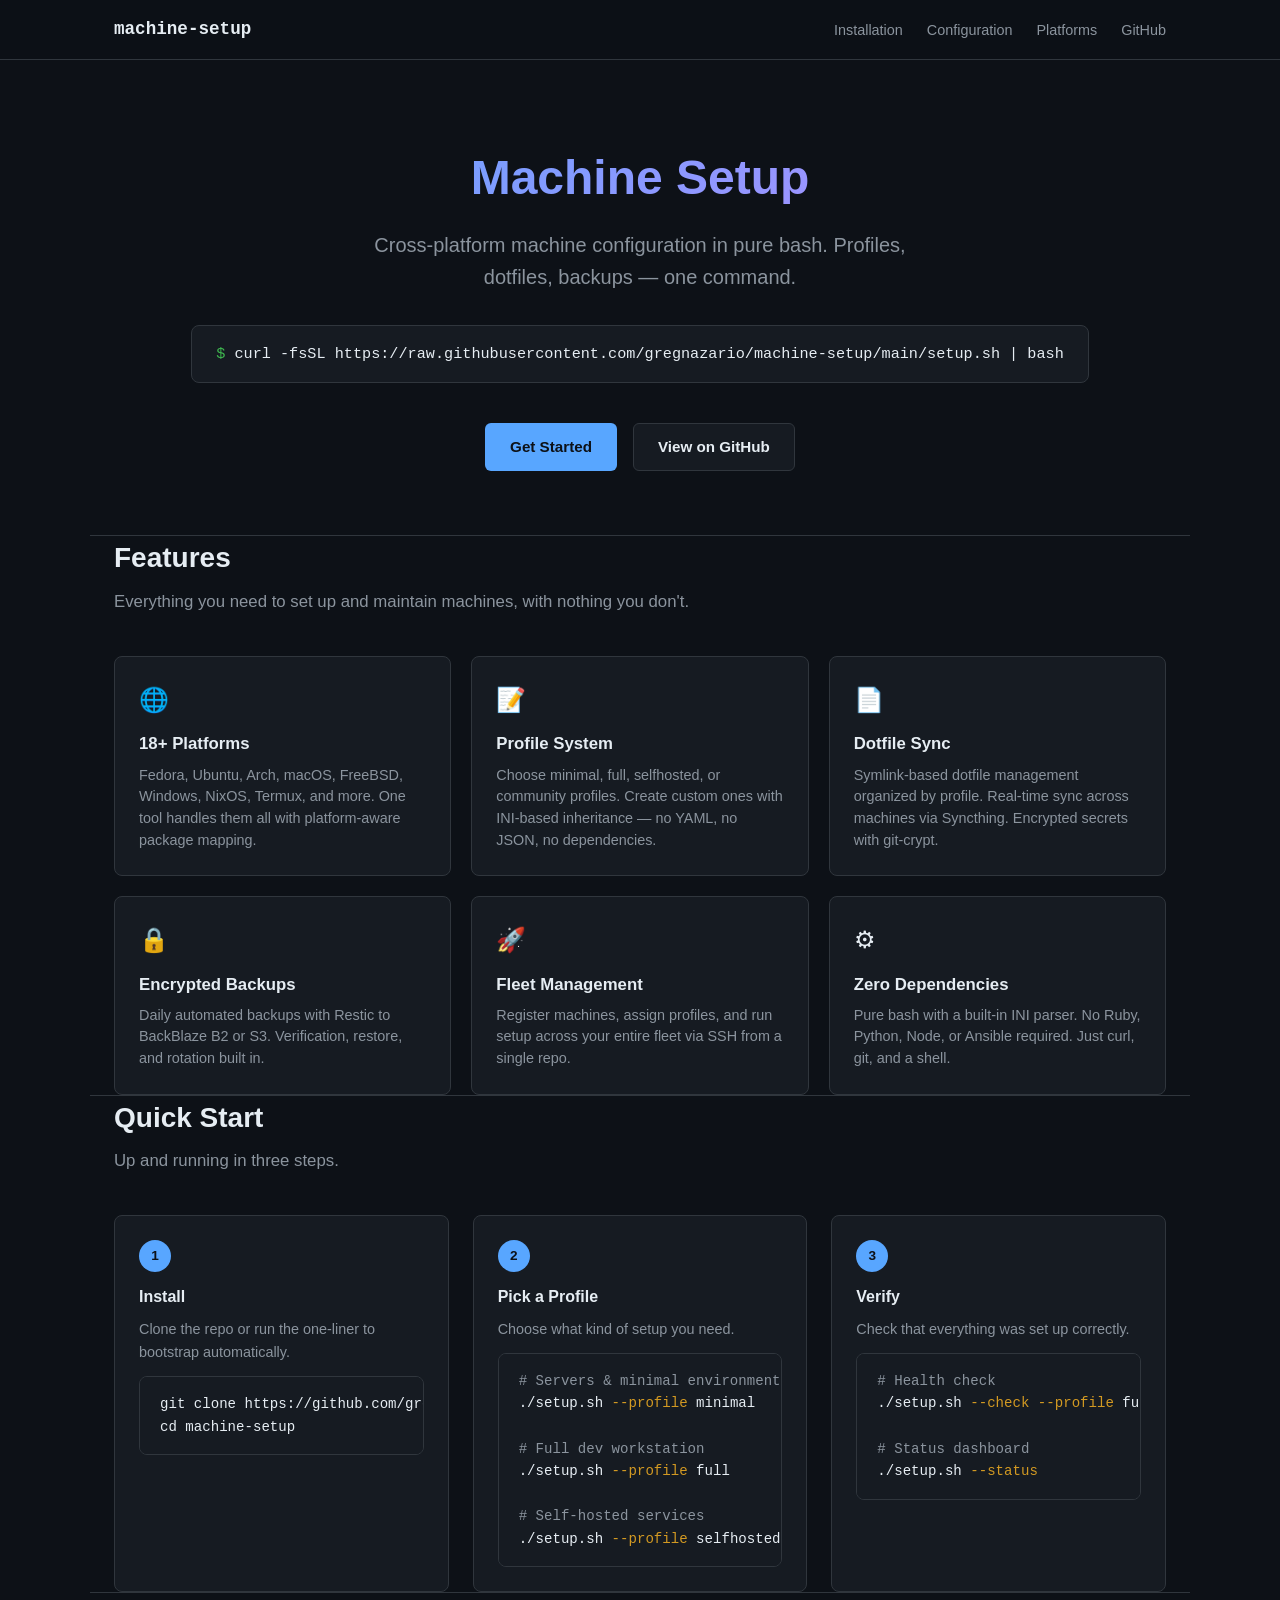
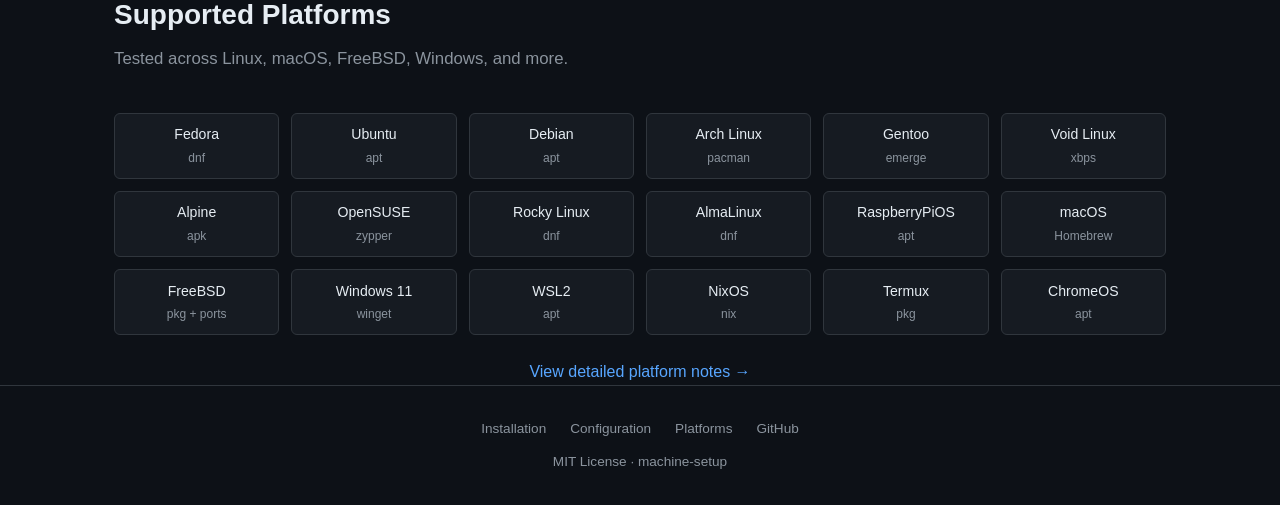
<file: docs/index.html>
<!DOCTYPE html>
<html lang="en">
<head>
  <meta charset="UTF-8">
  <meta name="viewport" content="width=device-width, initial-scale=1.0">
  <title>Machine Setup - Cross-platform machine configuration in pure bash</title>
  <meta name="description" content="Automate your dev environment across 18+ operating systems with profile-based packages, dotfile sync, and encrypted backups. Pure bash, zero dependencies.">
  <link rel="stylesheet" href="style.css">
</head>
<body>

<nav>
  <div class="nav-inner">
    <a href="index.html" class="nav-brand">machine-setup</a>
    <button class="hamburger" aria-label="Toggle menu" onclick="document.querySelector('.nav-links').classList.toggle('open')">&#9776;</button>
    <ul class="nav-links">
      <li><a href="install.html">Installation</a></li>
      <li><a href="configuration.html">Configuration</a></li>
      <li><a href="platforms.html">Platforms</a></li>
      <li><a href="https://github.com/gregnazario/machine-setup">GitHub</a></li>
    </ul>
  </div>
</nav>

<!-- Hero -->
<section class="hero container">
  <h1>Machine Setup</h1>
  <p class="tagline">Cross-platform machine configuration in pure bash. Profiles, dotfiles, backups &mdash; one command.</p>
  <div class="install-box">
    <span class="prompt">$ </span>curl -fsSL https://raw.githubusercontent.com/gregnazario/machine-setup/main/setup.sh | bash
  </div>
  <div class="buttons">
    <a href="install.html" class="btn btn-primary">Get Started</a>
    <a href="https://github.com/gregnazario/machine-setup" class="btn btn-secondary">View on GitHub</a>
  </div>
</section>

<!-- Features -->
<section class="container">
  <h2 class="section-title">Features</h2>
  <p class="section-subtitle">Everything you need to set up and maintain machines, with nothing you don't.</p>
  <div class="features-grid">
    <div class="feature-card">
      <span class="feature-icon">&#127760;</span>
      <h3>18+ Platforms</h3>
      <p>Fedora, Ubuntu, Arch, macOS, FreeBSD, Windows, NixOS, Termux, and more. One tool handles them all with platform-aware package mapping.</p>
    </div>
    <div class="feature-card">
      <span class="feature-icon">&#128221;</span>
      <h3>Profile System</h3>
      <p>Choose minimal, full, selfhosted, or community profiles. Create custom ones with INI-based inheritance &mdash; no YAML, no JSON, no dependencies.</p>
    </div>
    <div class="feature-card">
      <span class="feature-icon">&#128196;</span>
      <h3>Dotfile Sync</h3>
      <p>Symlink-based dotfile management organized by profile. Real-time sync across machines via Syncthing. Encrypted secrets with git-crypt.</p>
    </div>
    <div class="feature-card">
      <span class="feature-icon">&#128274;</span>
      <h3>Encrypted Backups</h3>
      <p>Daily automated backups with Restic to BackBlaze B2 or S3. Verification, restore, and rotation built in.</p>
    </div>
    <div class="feature-card">
      <span class="feature-icon">&#128640;</span>
      <h3>Fleet Management</h3>
      <p>Register machines, assign profiles, and run setup across your entire fleet via SSH from a single repo.</p>
    </div>
    <div class="feature-card">
      <span class="feature-icon">&#9881;</span>
      <h3>Zero Dependencies</h3>
      <p>Pure bash with a built-in INI parser. No Ruby, Python, Node, or Ansible required. Just curl, git, and a shell.</p>
    </div>
  </div>
</section>

<!-- Quick Start -->
<section class="container">
  <h2 class="section-title">Quick Start</h2>
  <p class="section-subtitle">Up and running in three steps.</p>
  <div class="steps">
    <div class="step">
      <div class="step-number">1</div>
      <h3>Install</h3>
      <p>Clone the repo or run the one-liner to bootstrap automatically.</p>
      <pre><code>git clone https://github.com/gregnazario/machine-setup.git
cd machine-setup</code></pre>
    </div>
    <div class="step">
      <div class="step-number">2</div>
      <h3>Pick a Profile</h3>
      <p>Choose what kind of setup you need.</p>
      <pre><code><span class="code-comment"># Servers &amp; minimal environments</span>
./setup.sh <span class="code-flag">--profile</span> minimal

<span class="code-comment"># Full dev workstation</span>
./setup.sh <span class="code-flag">--profile</span> full

<span class="code-comment"># Self-hosted services</span>
./setup.sh <span class="code-flag">--profile</span> selfhosted</code></pre>
    </div>
    <div class="step">
      <div class="step-number">3</div>
      <h3>Verify</h3>
      <p>Check that everything was set up correctly.</p>
      <pre><code><span class="code-comment"># Health check</span>
./setup.sh <span class="code-flag">--check</span> <span class="code-flag">--profile</span> full

<span class="code-comment"># Status dashboard</span>
./setup.sh <span class="code-flag">--status</span></code></pre>
    </div>
  </div>
</section>

<!-- Platforms -->
<section class="container">
  <h2 class="section-title">Supported Platforms</h2>
  <p class="section-subtitle">Tested across Linux, macOS, FreeBSD, Windows, and more.</p>
  <div class="platform-grid">
    <div class="platform-chip">Fedora<span class="pm">dnf</span></div>
    <div class="platform-chip">Ubuntu<span class="pm">apt</span></div>
    <div class="platform-chip">Debian<span class="pm">apt</span></div>
    <div class="platform-chip">Arch Linux<span class="pm">pacman</span></div>
    <div class="platform-chip">Gentoo<span class="pm">emerge</span></div>
    <div class="platform-chip">Void Linux<span class="pm">xbps</span></div>
    <div class="platform-chip">Alpine<span class="pm">apk</span></div>
    <div class="platform-chip">OpenSUSE<span class="pm">zypper</span></div>
    <div class="platform-chip">Rocky Linux<span class="pm">dnf</span></div>
    <div class="platform-chip">AlmaLinux<span class="pm">dnf</span></div>
    <div class="platform-chip">RaspberryPiOS<span class="pm">apt</span></div>
    <div class="platform-chip">macOS<span class="pm">Homebrew</span></div>
    <div class="platform-chip">FreeBSD<span class="pm">pkg + ports</span></div>
    <div class="platform-chip">Windows 11<span class="pm">winget</span></div>
    <div class="platform-chip">WSL2<span class="pm">apt</span></div>
    <div class="platform-chip">NixOS<span class="pm">nix</span></div>
    <div class="platform-chip">Termux<span class="pm">pkg</span></div>
    <div class="platform-chip">ChromeOS<span class="pm">apt</span></div>
  </div>
  <p style="text-align:center; margin-top:1.5rem;">
    <a href="platforms.html">View detailed platform notes &rarr;</a>
  </p>
</section>

<!-- Footer -->
<footer>
  <div class="container">
    <div class="footer-links">
      <a href="install.html">Installation</a>
      <a href="configuration.html">Configuration</a>
      <a href="platforms.html">Platforms</a>
      <a href="https://github.com/gregnazario/machine-setup">GitHub</a>
    </div>
    <p>MIT License &middot; machine-setup</p>
  </div>
</footer>

</body>
</html>
</file>
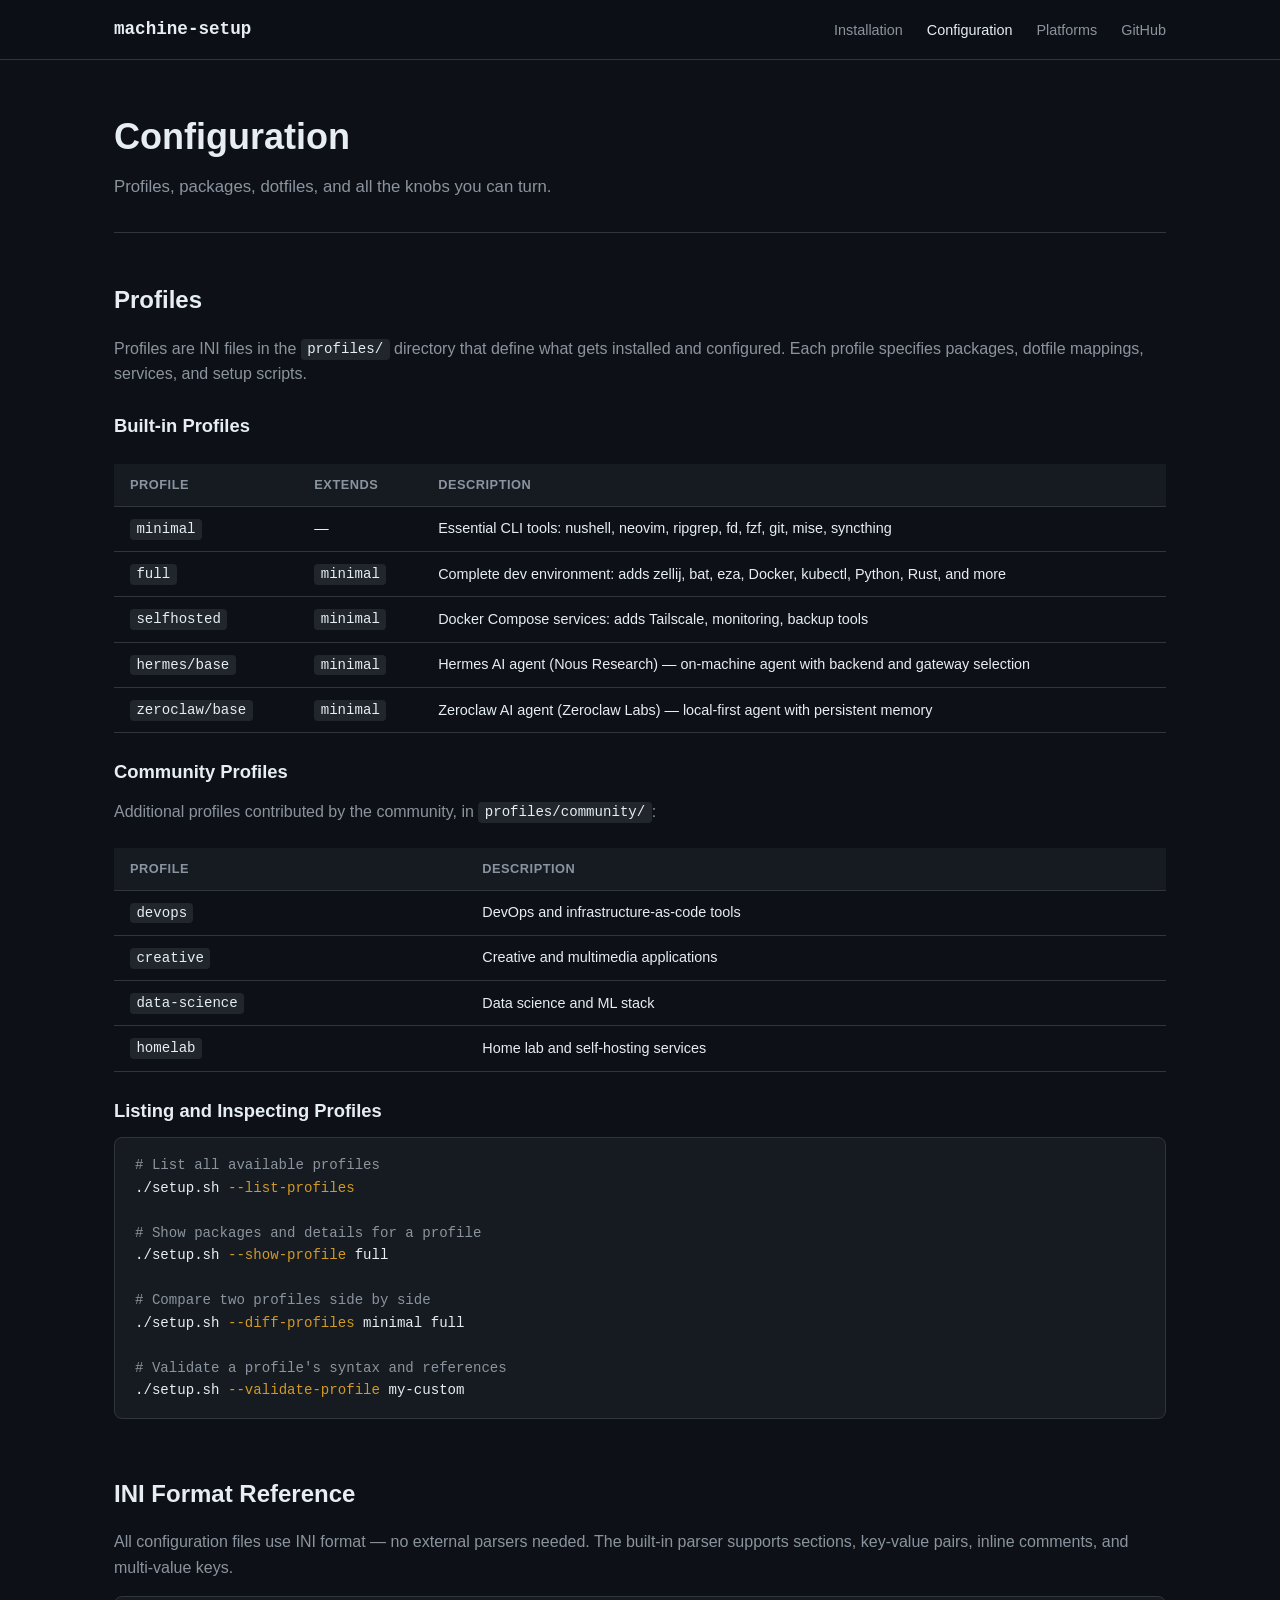
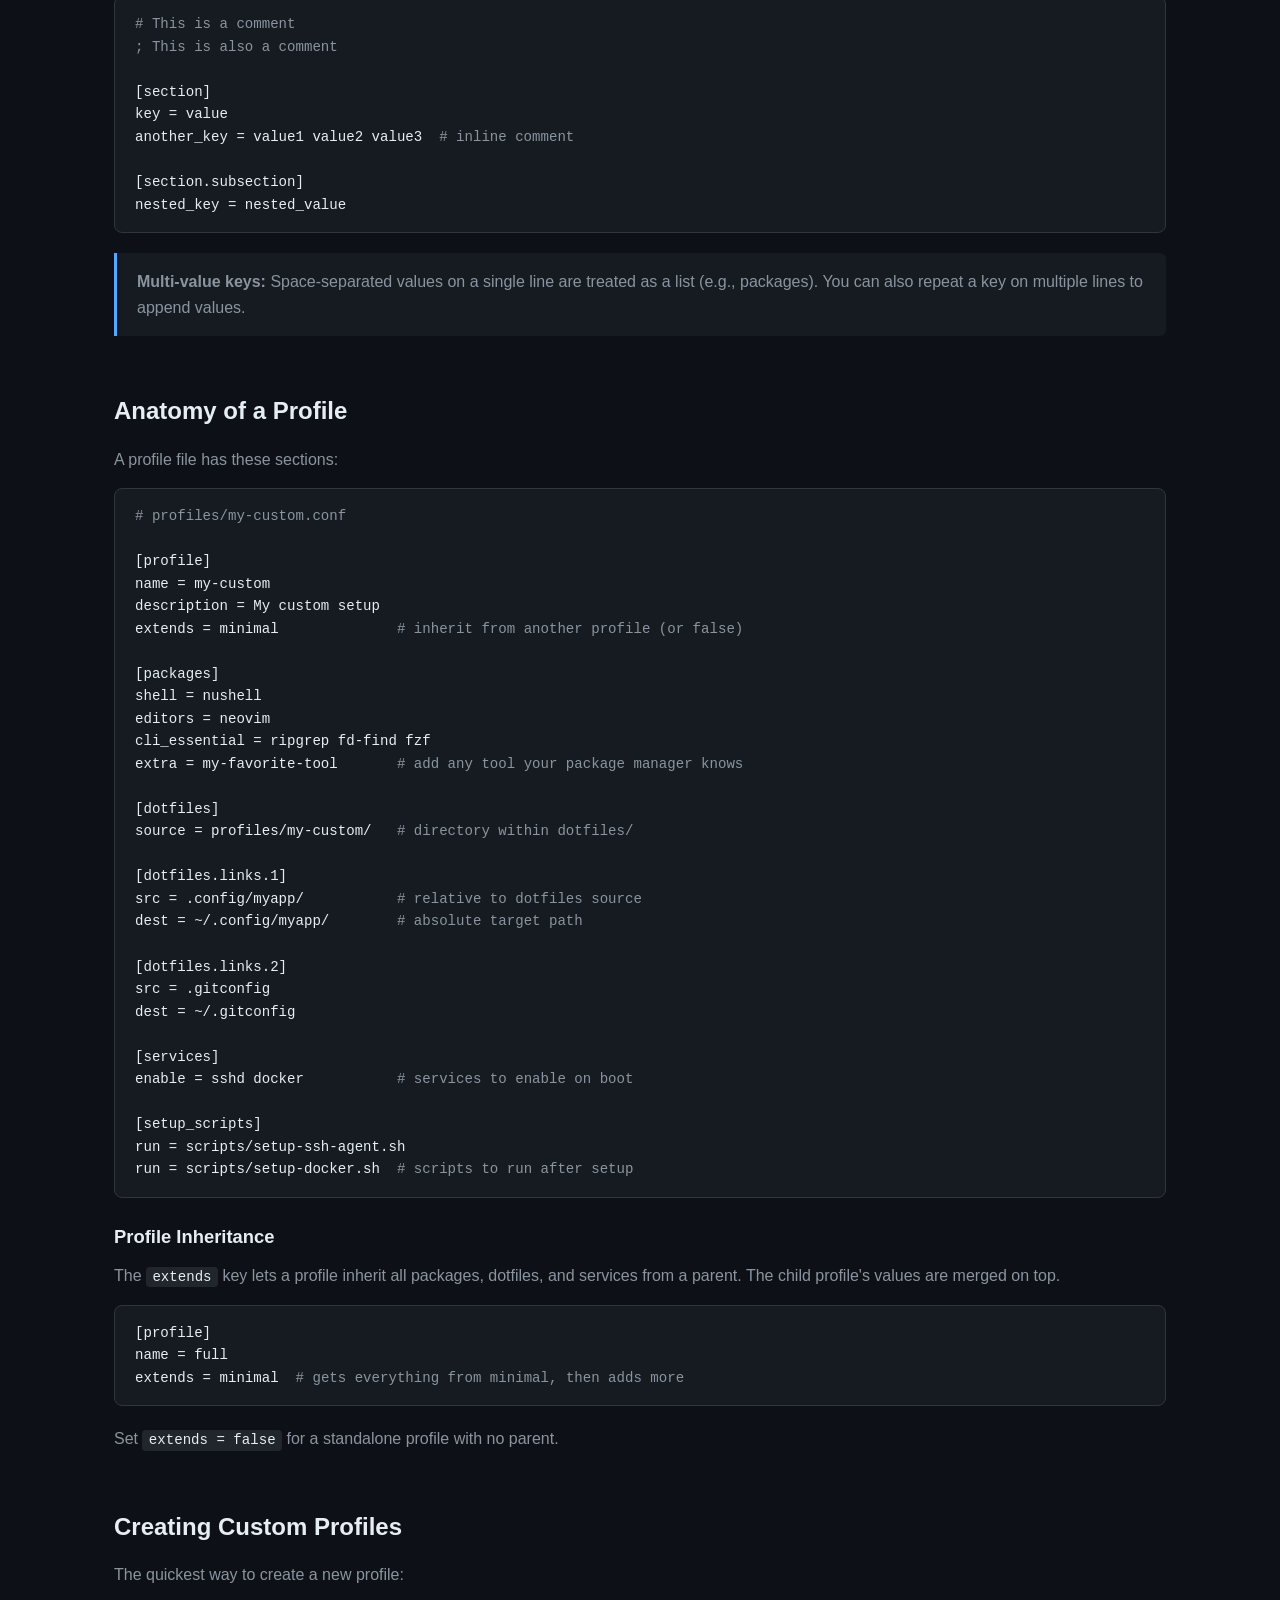
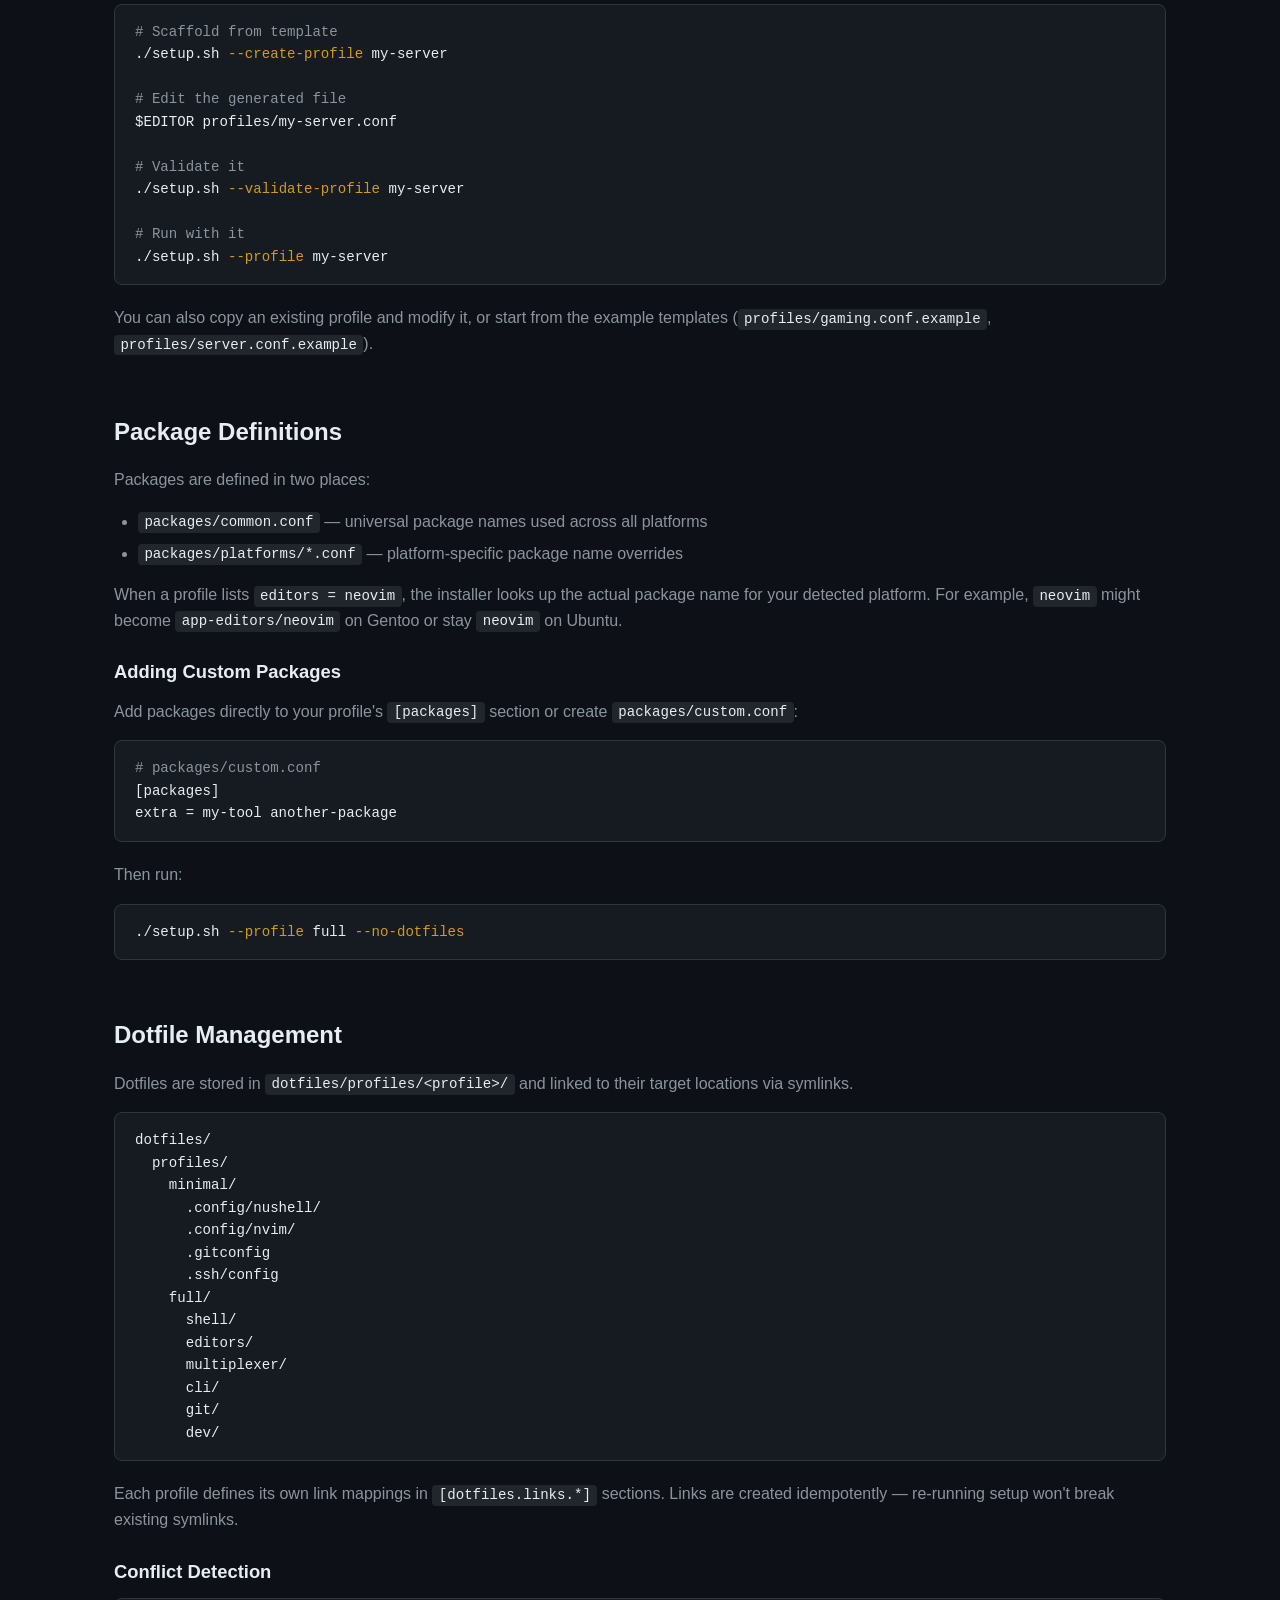
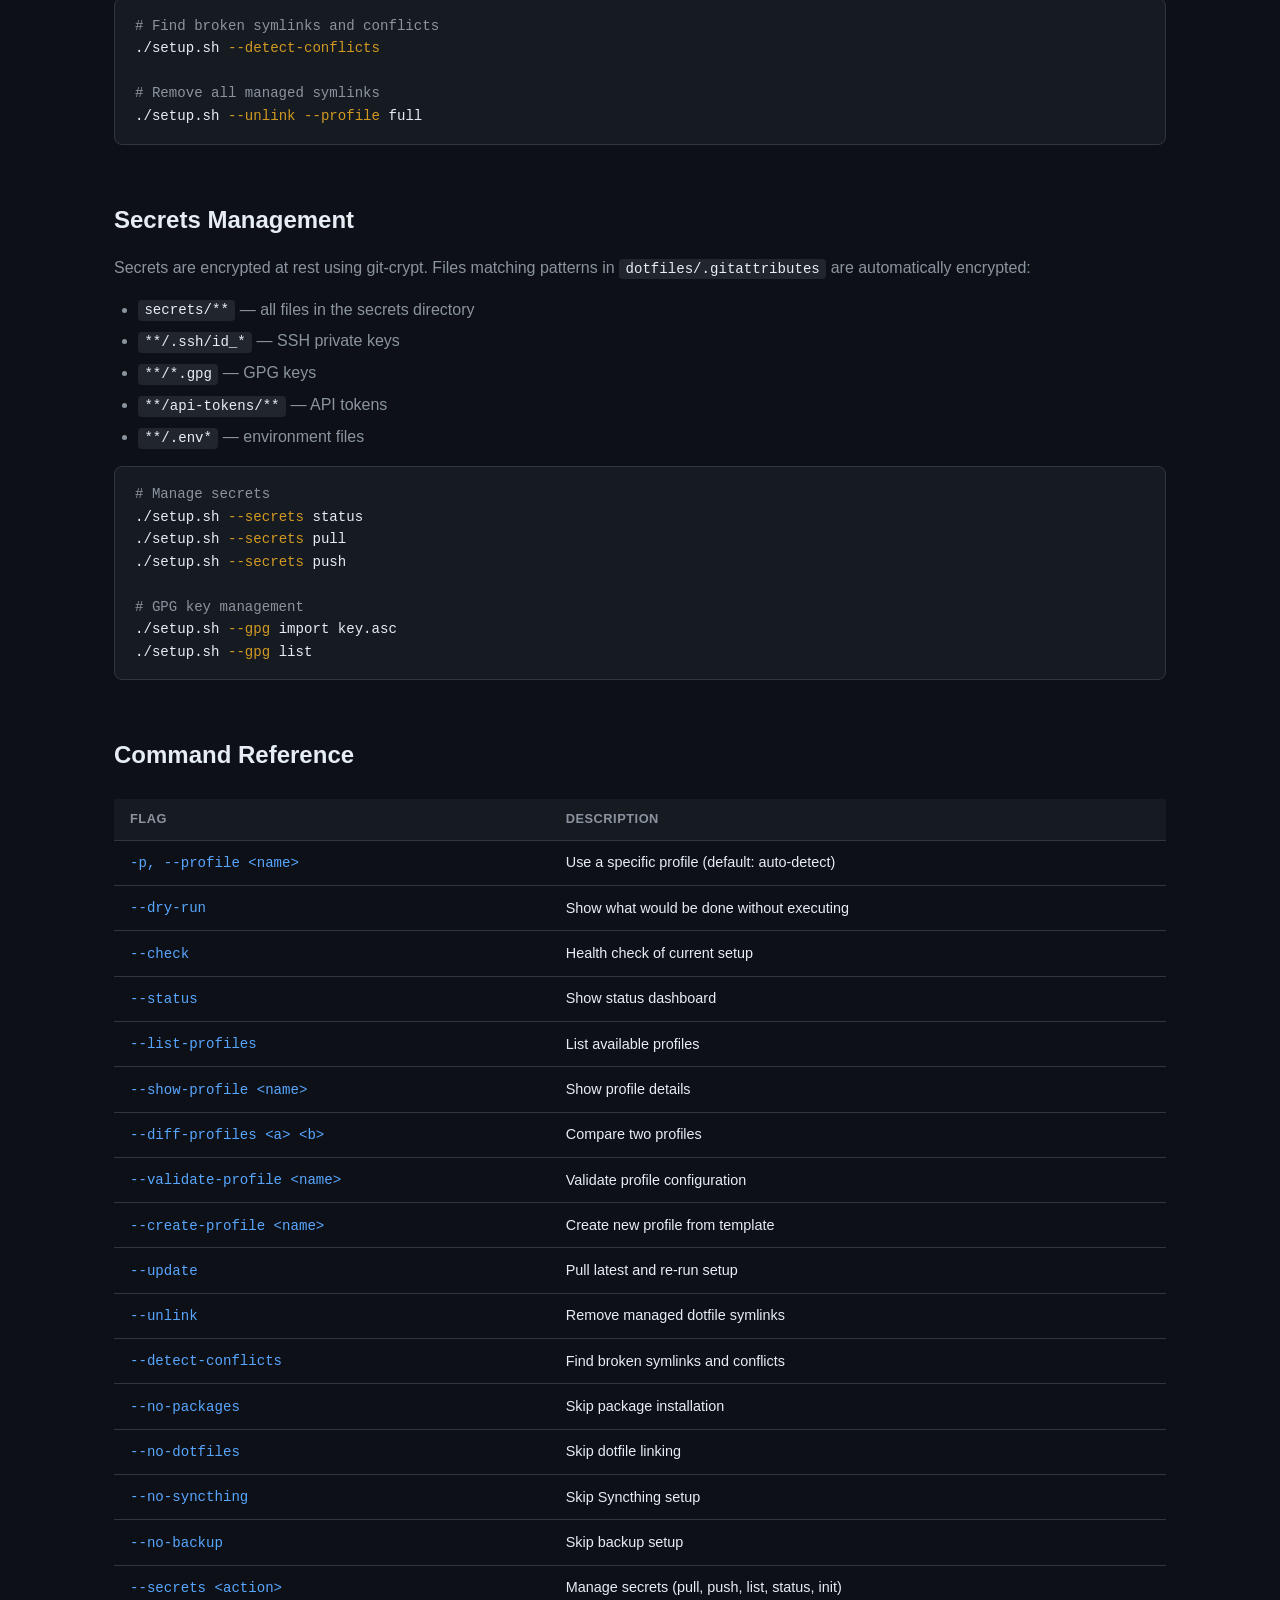
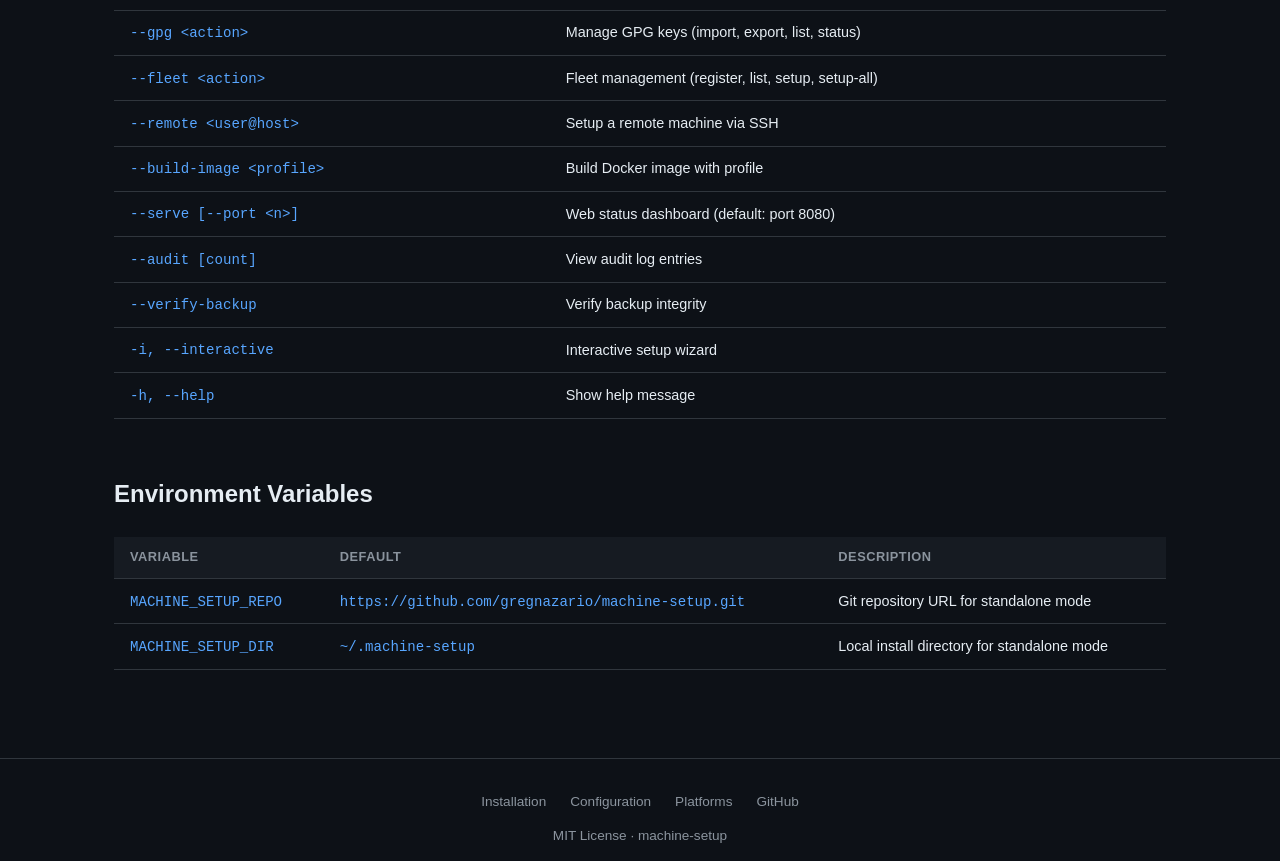
<file: docs/configuration.html>
<!DOCTYPE html>
<html lang="en">
<head>
  <meta charset="UTF-8">
  <meta name="viewport" content="width=device-width, initial-scale=1.0">
  <title>Configuration - Machine Setup</title>
  <meta name="description" content="Profiles, packages, dotfiles, and INI format reference for machine-setup.">
  <link rel="stylesheet" href="style.css">
</head>
<body>

<nav>
  <div class="nav-inner">
    <a href="index.html" class="nav-brand">machine-setup</a>
    <button class="hamburger" aria-label="Toggle menu" onclick="document.querySelector('.nav-links').classList.toggle('open')">&#9776;</button>
    <ul class="nav-links">
      <li><a href="install.html">Installation</a></li>
      <li><a href="configuration.html" class="active">Configuration</a></li>
      <li><a href="platforms.html">Platforms</a></li>
      <li><a href="https://github.com/gregnazario/machine-setup">GitHub</a></li>
    </ul>
  </div>
</nav>

<div class="container">
  <div class="page-header">
    <h1>Configuration</h1>
    <p>Profiles, packages, dotfiles, and all the knobs you can turn.</p>
  </div>

  <div class="content">

    <h2 id="profiles">Profiles</h2>
    <p>Profiles are INI files in the <code>profiles/</code> directory that define what gets installed and configured. Each profile specifies packages, dotfile mappings, services, and setup scripts.</p>

    <h3>Built-in Profiles</h3>
    <div class="table-wrapper">
      <table>
        <thead>
          <tr><th>Profile</th><th>Extends</th><th>Description</th></tr>
        </thead>
        <tbody>
          <tr><td><code>minimal</code></td><td>&mdash;</td><td>Essential CLI tools: nushell, neovim, ripgrep, fd, fzf, git, mise, syncthing</td></tr>
          <tr><td><code>full</code></td><td><code>minimal</code></td><td>Complete dev environment: adds zellij, bat, eza, Docker, kubectl, Python, Rust, and more</td></tr>
          <tr><td><code>selfhosted</code></td><td><code>minimal</code></td><td>Docker Compose services: adds Tailscale, monitoring, backup tools</td></tr>
          <tr><td><code>hermes/base</code></td><td><code>minimal</code></td><td>Hermes AI agent (Nous Research) &mdash; on-machine agent with backend and gateway selection</td></tr>
          <tr><td><code>zeroclaw/base</code></td><td><code>minimal</code></td><td>Zeroclaw AI agent (Zeroclaw Labs) &mdash; local-first agent with persistent memory</td></tr>
        </tbody>
      </table>
    </div>

    <h3>Community Profiles</h3>
    <p>Additional profiles contributed by the community, in <code>profiles/community/</code>:</p>
    <div class="table-wrapper">
      <table>
        <thead>
          <tr><th>Profile</th><th>Description</th></tr>
        </thead>
        <tbody>
          <tr><td><code>devops</code></td><td>DevOps and infrastructure-as-code tools</td></tr>
          <tr><td><code>creative</code></td><td>Creative and multimedia applications</td></tr>
          <tr><td><code>data-science</code></td><td>Data science and ML stack</td></tr>
          <tr><td><code>homelab</code></td><td>Home lab and self-hosting services</td></tr>
        </tbody>
      </table>
    </div>

    <h3>Listing and Inspecting Profiles</h3>
    <pre><code><span class="code-comment"># List all available profiles</span>
./setup.sh <span class="code-flag">--list-profiles</span>

<span class="code-comment"># Show packages and details for a profile</span>
./setup.sh <span class="code-flag">--show-profile</span> full

<span class="code-comment"># Compare two profiles side by side</span>
./setup.sh <span class="code-flag">--diff-profiles</span> minimal full

<span class="code-comment"># Validate a profile's syntax and references</span>
./setup.sh <span class="code-flag">--validate-profile</span> my-custom</code></pre>

    <h2 id="ini-format">INI Format Reference</h2>
    <p>All configuration files use INI format &mdash; no external parsers needed. The built-in parser supports sections, key-value pairs, inline comments, and multi-value keys.</p>

    <pre><code><span class="code-comment"># This is a comment</span>
<span class="code-comment">; This is also a comment</span>

[section]
key = value
another_key = value1 value2 value3  <span class="code-comment"># inline comment</span>

[section.subsection]
nested_key = nested_value</code></pre>

    <div class="callout">
      <p><strong>Multi-value keys:</strong> Space-separated values on a single line are treated as a list (e.g., packages). You can also repeat a key on multiple lines to append values.</p>
    </div>

    <h2 id="profile-anatomy">Anatomy of a Profile</h2>
    <p>A profile file has these sections:</p>

    <pre><code><span class="code-comment"># profiles/my-custom.conf</span>

[profile]
name = my-custom
description = My custom setup
extends = minimal              <span class="code-comment"># inherit from another profile (or false)</span>

[packages]
shell = nushell
editors = neovim
cli_essential = ripgrep fd-find fzf
extra = my-favorite-tool       <span class="code-comment"># add any tool your package manager knows</span>

[dotfiles]
source = profiles/my-custom/   <span class="code-comment"># directory within dotfiles/</span>

[dotfiles.links.1]
src = .config/myapp/           <span class="code-comment"># relative to dotfiles source</span>
dest = ~/.config/myapp/        <span class="code-comment"># absolute target path</span>

[dotfiles.links.2]
src = .gitconfig
dest = ~/.gitconfig

[services]
enable = sshd docker           <span class="code-comment"># services to enable on boot</span>

[setup_scripts]
run = scripts/setup-ssh-agent.sh
run = scripts/setup-docker.sh  <span class="code-comment"># scripts to run after setup</span></code></pre>

    <h3>Profile Inheritance</h3>
    <p>The <code>extends</code> key lets a profile inherit all packages, dotfiles, and services from a parent. The child profile's values are merged on top.</p>
    <pre><code>[profile]
name = full
extends = minimal  <span class="code-comment"># gets everything from minimal, then adds more</span></code></pre>
    <p>Set <code>extends = false</code> for a standalone profile with no parent.</p>

    <h2 id="creating-profiles">Creating Custom Profiles</h2>
    <p>The quickest way to create a new profile:</p>
    <pre><code><span class="code-comment"># Scaffold from template</span>
./setup.sh <span class="code-flag">--create-profile</span> my-server

<span class="code-comment"># Edit the generated file</span>
$EDITOR profiles/my-server.conf

<span class="code-comment"># Validate it</span>
./setup.sh <span class="code-flag">--validate-profile</span> my-server

<span class="code-comment"># Run with it</span>
./setup.sh <span class="code-flag">--profile</span> my-server</code></pre>

    <p>You can also copy an existing profile and modify it, or start from the example templates (<code>profiles/gaming.conf.example</code>, <code>profiles/server.conf.example</code>).</p>

    <h2 id="packages">Package Definitions</h2>
    <p>Packages are defined in two places:</p>
    <ul>
      <li><code>packages/common.conf</code> &mdash; universal package names used across all platforms</li>
      <li><code>packages/platforms/*.conf</code> &mdash; platform-specific package name overrides</li>
    </ul>
    <p>When a profile lists <code>editors = neovim</code>, the installer looks up the actual package name for your detected platform. For example, <code>neovim</code> might become <code>app-editors/neovim</code> on Gentoo or stay <code>neovim</code> on Ubuntu.</p>

    <h3>Adding Custom Packages</h3>
    <p>Add packages directly to your profile's <code>[packages]</code> section or create <code>packages/custom.conf</code>:</p>
    <pre><code><span class="code-comment"># packages/custom.conf</span>
[packages]
extra = my-tool another-package</code></pre>
    <p>Then run:</p>
    <pre><code>./setup.sh <span class="code-flag">--profile</span> full <span class="code-flag">--no-dotfiles</span></code></pre>

    <h2 id="dotfiles">Dotfile Management</h2>
    <p>Dotfiles are stored in <code>dotfiles/profiles/&lt;profile&gt;/</code> and linked to their target locations via symlinks.</p>

    <pre><code>dotfiles/
  profiles/
    minimal/
      .config/nushell/
      .config/nvim/
      .gitconfig
      .ssh/config
    full/
      shell/
      editors/
      multiplexer/
      cli/
      git/
      dev/</code></pre>

    <p>Each profile defines its own link mappings in <code>[dotfiles.links.*]</code> sections. Links are created idempotently &mdash; re-running setup won't break existing symlinks.</p>

    <h3>Conflict Detection</h3>
    <pre><code><span class="code-comment"># Find broken symlinks and conflicts</span>
./setup.sh <span class="code-flag">--detect-conflicts</span>

<span class="code-comment"># Remove all managed symlinks</span>
./setup.sh <span class="code-flag">--unlink</span> <span class="code-flag">--profile</span> full</code></pre>

    <h2 id="secrets">Secrets Management</h2>
    <p>Secrets are encrypted at rest using git-crypt. Files matching patterns in <code>dotfiles/.gitattributes</code> are automatically encrypted:</p>
    <ul>
      <li><code>secrets/**</code> &mdash; all files in the secrets directory</li>
      <li><code>**/.ssh/id_*</code> &mdash; SSH private keys</li>
      <li><code>**/*.gpg</code> &mdash; GPG keys</li>
      <li><code>**/api-tokens/**</code> &mdash; API tokens</li>
      <li><code>**/.env*</code> &mdash; environment files</li>
    </ul>
    <pre><code><span class="code-comment"># Manage secrets</span>
./setup.sh <span class="code-flag">--secrets</span> status
./setup.sh <span class="code-flag">--secrets</span> pull
./setup.sh <span class="code-flag">--secrets</span> push

<span class="code-comment"># GPG key management</span>
./setup.sh <span class="code-flag">--gpg</span> import key.asc
./setup.sh <span class="code-flag">--gpg</span> list</code></pre>

    <h2 id="flags">Command Reference</h2>
    <div class="table-wrapper">
      <table class="flags-table">
        <thead>
          <tr><th>Flag</th><th>Description</th></tr>
        </thead>
        <tbody>
          <tr><td><code>-p, --profile &lt;name&gt;</code></td><td>Use a specific profile (default: auto-detect)</td></tr>
          <tr><td><code>--dry-run</code></td><td>Show what would be done without executing</td></tr>
          <tr><td><code>--check</code></td><td>Health check of current setup</td></tr>
          <tr><td><code>--status</code></td><td>Show status dashboard</td></tr>
          <tr><td><code>--list-profiles</code></td><td>List available profiles</td></tr>
          <tr><td><code>--show-profile &lt;name&gt;</code></td><td>Show profile details</td></tr>
          <tr><td><code>--diff-profiles &lt;a&gt; &lt;b&gt;</code></td><td>Compare two profiles</td></tr>
          <tr><td><code>--validate-profile &lt;name&gt;</code></td><td>Validate profile configuration</td></tr>
          <tr><td><code>--create-profile &lt;name&gt;</code></td><td>Create new profile from template</td></tr>
          <tr><td><code>--update</code></td><td>Pull latest and re-run setup</td></tr>
          <tr><td><code>--unlink</code></td><td>Remove managed dotfile symlinks</td></tr>
          <tr><td><code>--detect-conflicts</code></td><td>Find broken symlinks and conflicts</td></tr>
          <tr><td><code>--no-packages</code></td><td>Skip package installation</td></tr>
          <tr><td><code>--no-dotfiles</code></td><td>Skip dotfile linking</td></tr>
          <tr><td><code>--no-syncthing</code></td><td>Skip Syncthing setup</td></tr>
          <tr><td><code>--no-backup</code></td><td>Skip backup setup</td></tr>
          <tr><td><code>--secrets &lt;action&gt;</code></td><td>Manage secrets (pull, push, list, status, init)</td></tr>
          <tr><td><code>--gpg &lt;action&gt;</code></td><td>Manage GPG keys (import, export, list, status)</td></tr>
          <tr><td><code>--fleet &lt;action&gt;</code></td><td>Fleet management (register, list, setup, setup-all)</td></tr>
          <tr><td><code>--remote &lt;user@host&gt;</code></td><td>Setup a remote machine via SSH</td></tr>
          <tr><td><code>--build-image &lt;profile&gt;</code></td><td>Build Docker image with profile</td></tr>
          <tr><td><code>--serve [--port &lt;n&gt;]</code></td><td>Web status dashboard (default: port 8080)</td></tr>
          <tr><td><code>--audit [count]</code></td><td>View audit log entries</td></tr>
          <tr><td><code>--verify-backup</code></td><td>Verify backup integrity</td></tr>
          <tr><td><code>-i, --interactive</code></td><td>Interactive setup wizard</td></tr>
          <tr><td><code>-h, --help</code></td><td>Show help message</td></tr>
        </tbody>
      </table>
    </div>

    <h2 id="environment">Environment Variables</h2>
    <div class="table-wrapper">
      <table class="flags-table">
        <thead>
          <tr><th>Variable</th><th>Default</th><th>Description</th></tr>
        </thead>
        <tbody>
          <tr>
            <td><code>MACHINE_SETUP_REPO</code></td>
            <td><code>https://github.com/gregnazario/machine-setup.git</code></td>
            <td>Git repository URL for standalone mode</td>
          </tr>
          <tr>
            <td><code>MACHINE_SETUP_DIR</code></td>
            <td><code>~/.machine-setup</code></td>
            <td>Local install directory for standalone mode</td>
          </tr>
        </tbody>
      </table>
    </div>

  </div>
</div>

<footer>
  <div class="container">
    <div class="footer-links">
      <a href="install.html">Installation</a>
      <a href="configuration.html">Configuration</a>
      <a href="platforms.html">Platforms</a>
      <a href="https://github.com/gregnazario/machine-setup">GitHub</a>
    </div>
    <p>MIT License &middot; machine-setup</p>
  </div>
</footer>

</body>
</html>
</file>
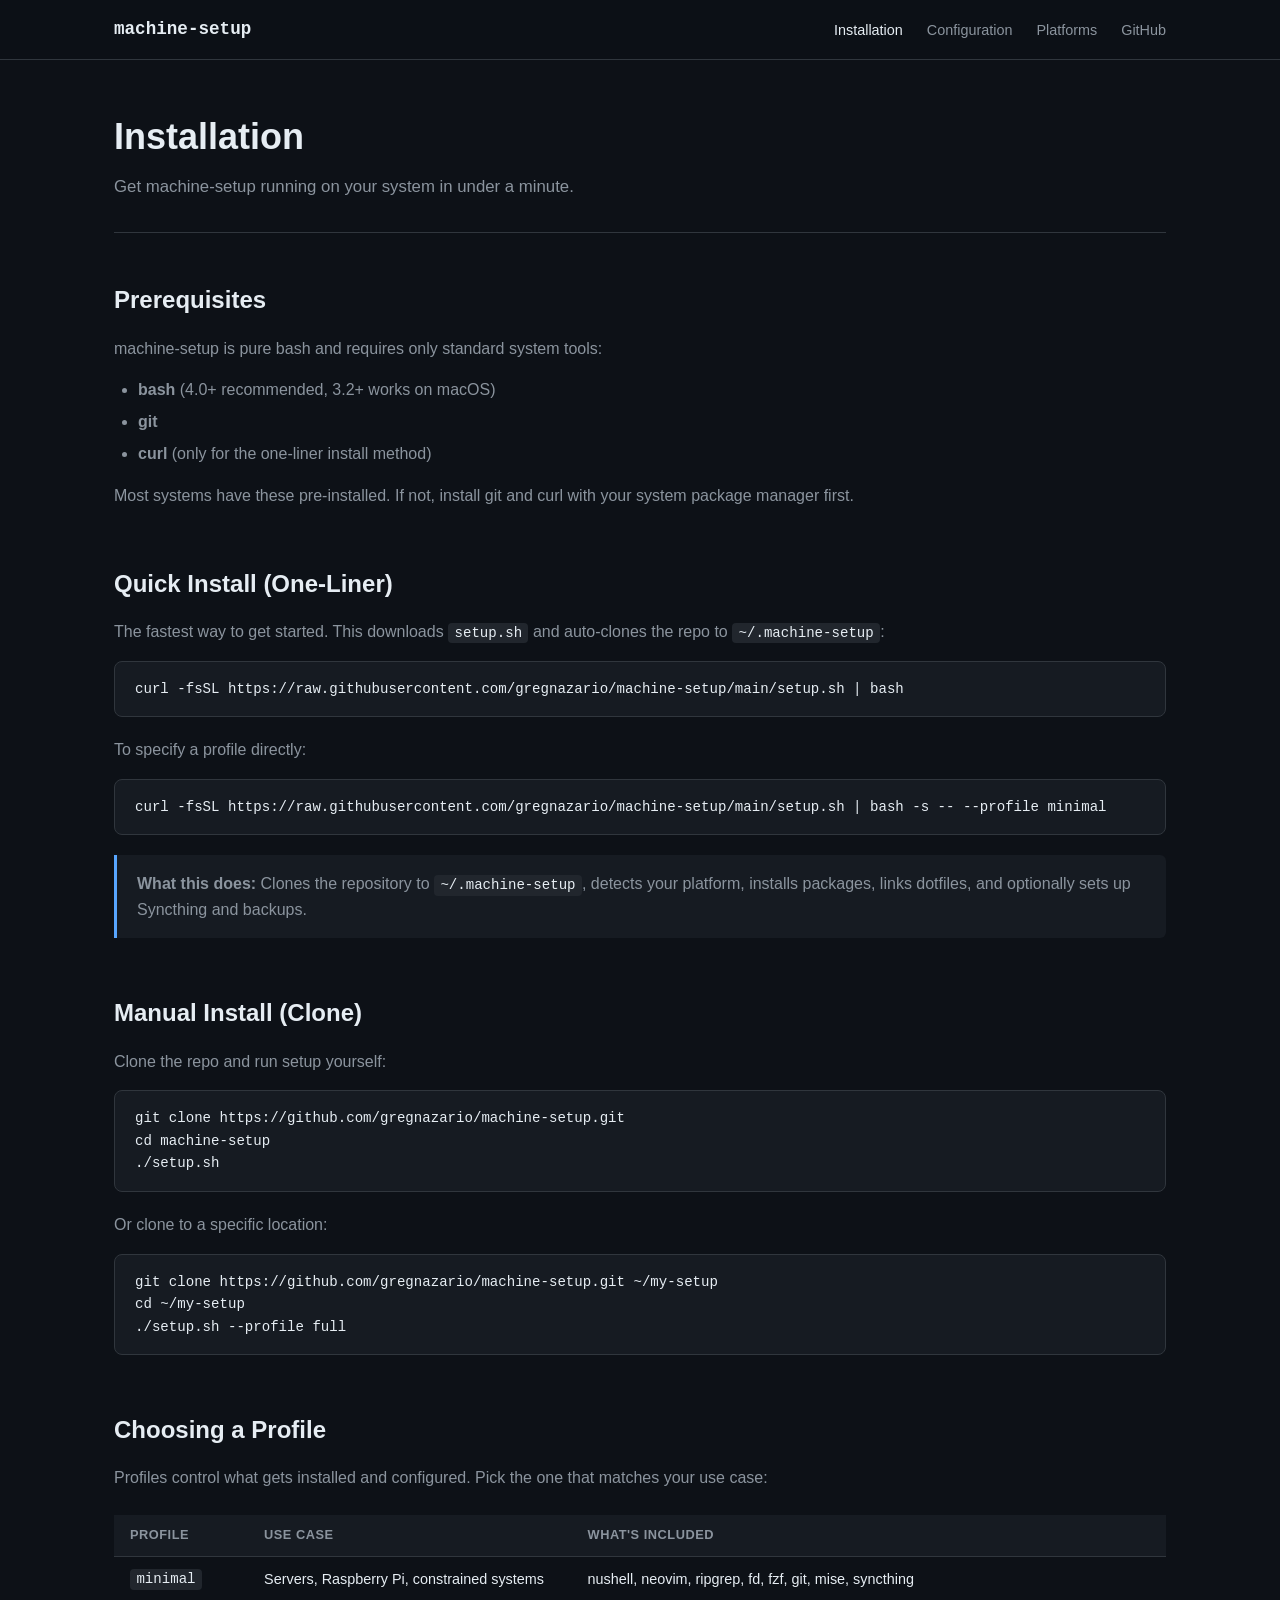
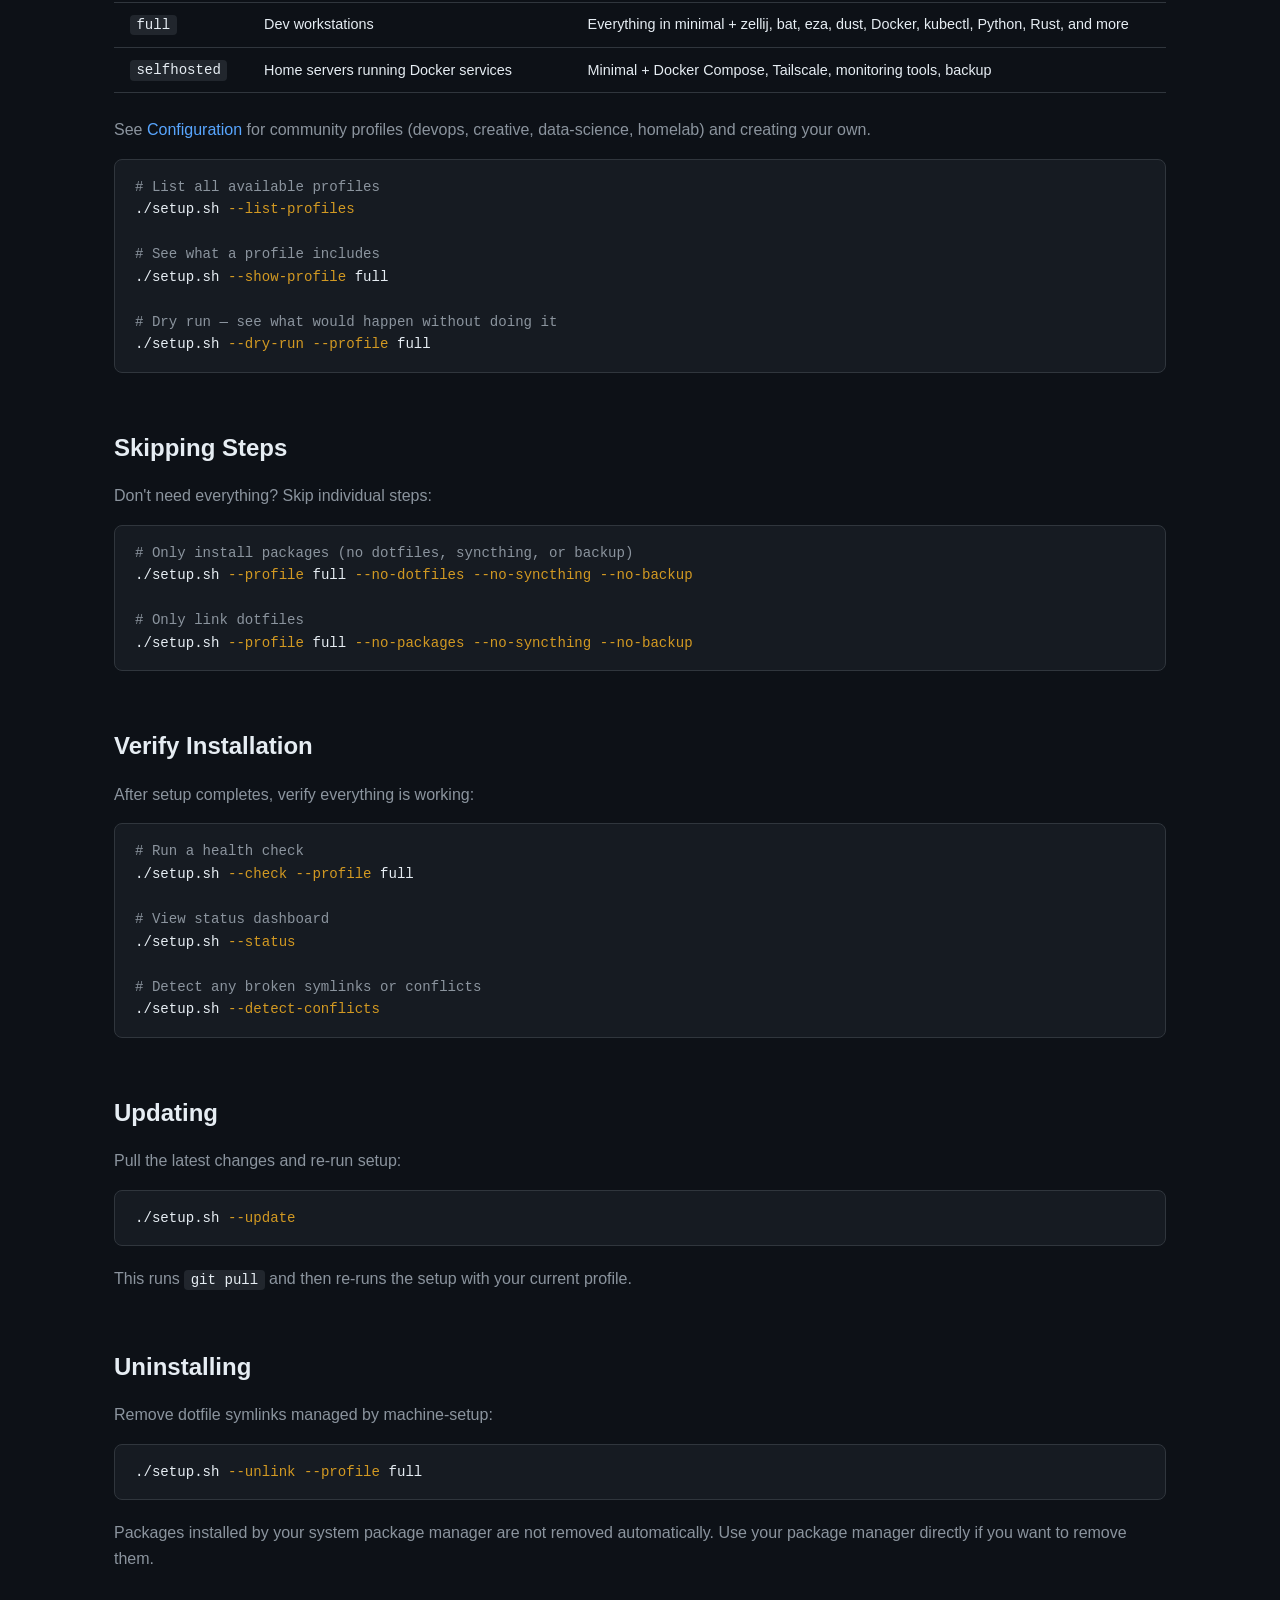
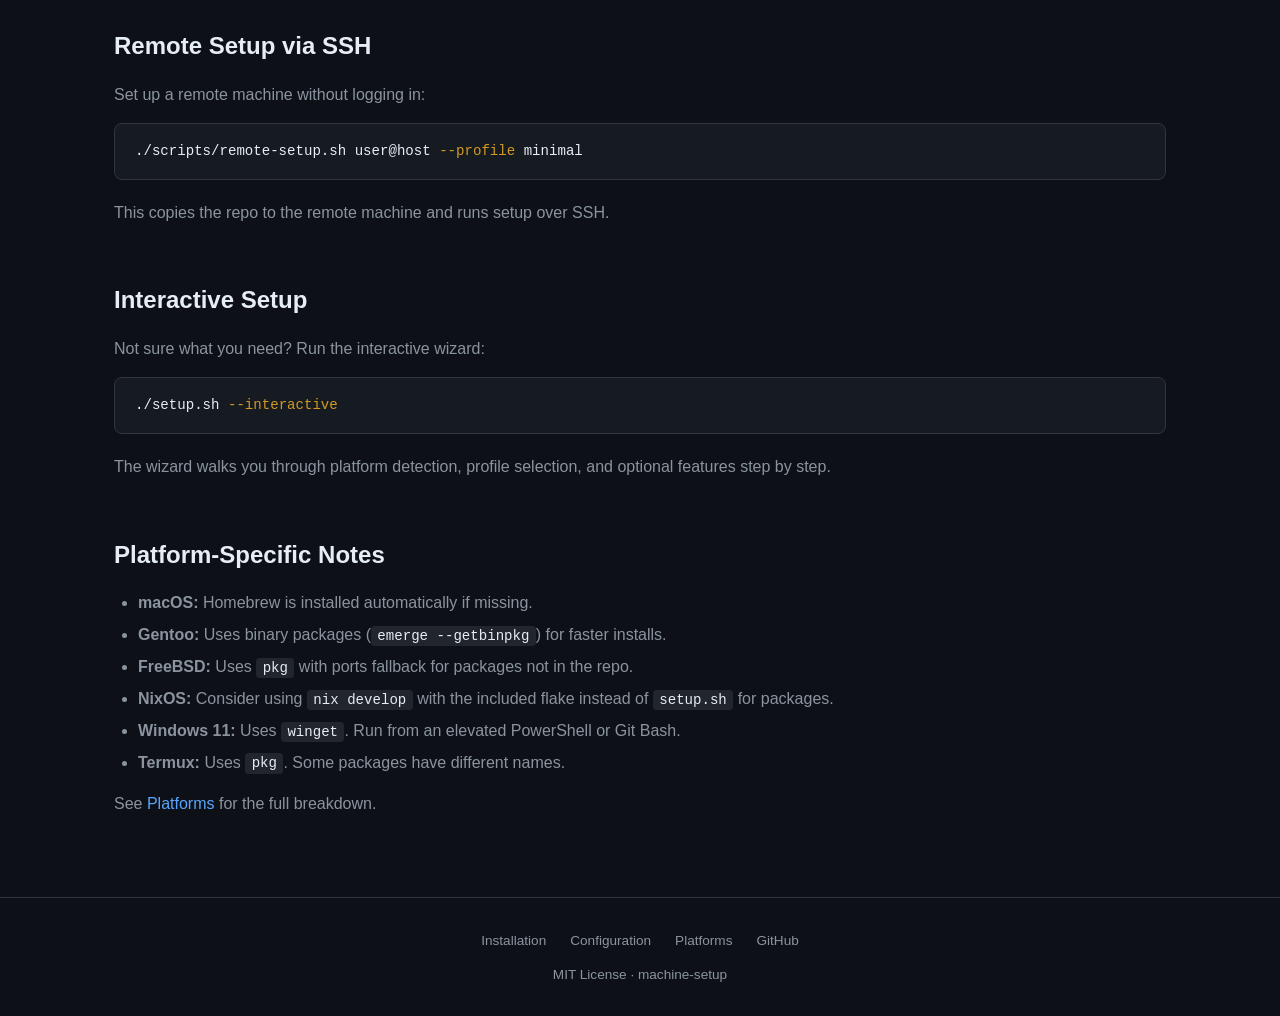
<file: docs/install.html>
<!DOCTYPE html>
<html lang="en">
<head>
  <meta charset="UTF-8">
  <meta name="viewport" content="width=device-width, initial-scale=1.0">
  <title>Installation - Machine Setup</title>
  <meta name="description" content="How to install and set up machine-setup on any supported platform.">
  <link rel="stylesheet" href="style.css">
</head>
<body>

<nav>
  <div class="nav-inner">
    <a href="index.html" class="nav-brand">machine-setup</a>
    <button class="hamburger" aria-label="Toggle menu" onclick="document.querySelector('.nav-links').classList.toggle('open')">&#9776;</button>
    <ul class="nav-links">
      <li><a href="install.html" class="active">Installation</a></li>
      <li><a href="configuration.html">Configuration</a></li>
      <li><a href="platforms.html">Platforms</a></li>
      <li><a href="https://github.com/gregnazario/machine-setup">GitHub</a></li>
    </ul>
  </div>
</nav>

<div class="container">
  <div class="page-header">
    <h1>Installation</h1>
    <p>Get machine-setup running on your system in under a minute.</p>
  </div>

  <div class="content">

    <h2>Prerequisites</h2>
    <p>machine-setup is pure bash and requires only standard system tools:</p>
    <ul>
      <li><strong>bash</strong> (4.0+ recommended, 3.2+ works on macOS)</li>
      <li><strong>git</strong></li>
      <li><strong>curl</strong> (only for the one-liner install method)</li>
    </ul>
    <p>Most systems have these pre-installed. If not, install git and curl with your system package manager first.</p>

    <h2>Quick Install (One-Liner)</h2>
    <p>The fastest way to get started. This downloads <code>setup.sh</code> and auto-clones the repo to <code>~/.machine-setup</code>:</p>
    <pre><code>curl -fsSL https://raw.githubusercontent.com/gregnazario/machine-setup/main/setup.sh | bash</code></pre>

    <p>To specify a profile directly:</p>
    <pre><code>curl -fsSL https://raw.githubusercontent.com/gregnazario/machine-setup/main/setup.sh | bash -s -- --profile minimal</code></pre>

    <div class="callout">
      <p><strong>What this does:</strong> Clones the repository to <code>~/.machine-setup</code>, detects your platform, installs packages, links dotfiles, and optionally sets up Syncthing and backups.</p>
    </div>

    <h2>Manual Install (Clone)</h2>
    <p>Clone the repo and run setup yourself:</p>
    <pre><code>git clone https://github.com/gregnazario/machine-setup.git
cd machine-setup
./setup.sh</code></pre>

    <p>Or clone to a specific location:</p>
    <pre><code>git clone https://github.com/gregnazario/machine-setup.git ~/my-setup
cd ~/my-setup
./setup.sh --profile full</code></pre>

    <h2>Choosing a Profile</h2>
    <p>Profiles control what gets installed and configured. Pick the one that matches your use case:</p>
    <div class="table-wrapper">
      <table>
        <thead>
          <tr>
            <th>Profile</th>
            <th>Use Case</th>
            <th>What's Included</th>
          </tr>
        </thead>
        <tbody>
          <tr>
            <td><code>minimal</code></td>
            <td>Servers, Raspberry Pi, constrained systems</td>
            <td>nushell, neovim, ripgrep, fd, fzf, git, mise, syncthing</td>
          </tr>
          <tr>
            <td><code>full</code></td>
            <td>Dev workstations</td>
            <td>Everything in minimal + zellij, bat, eza, dust, Docker, kubectl, Python, Rust, and more</td>
          </tr>
          <tr>
            <td><code>selfhosted</code></td>
            <td>Home servers running Docker services</td>
            <td>Minimal + Docker Compose, Tailscale, monitoring tools, backup</td>
          </tr>
        </tbody>
      </table>
    </div>
    <p>See <a href="configuration.html">Configuration</a> for community profiles (devops, creative, data-science, homelab) and creating your own.</p>

    <pre><code><span class="code-comment"># List all available profiles</span>
./setup.sh <span class="code-flag">--list-profiles</span>

<span class="code-comment"># See what a profile includes</span>
./setup.sh <span class="code-flag">--show-profile</span> full

<span class="code-comment"># Dry run &mdash; see what would happen without doing it</span>
./setup.sh <span class="code-flag">--dry-run</span> <span class="code-flag">--profile</span> full</code></pre>

    <h2>Skipping Steps</h2>
    <p>Don't need everything? Skip individual steps:</p>
    <pre><code><span class="code-comment"># Only install packages (no dotfiles, syncthing, or backup)</span>
./setup.sh <span class="code-flag">--profile</span> full <span class="code-flag">--no-dotfiles</span> <span class="code-flag">--no-syncthing</span> <span class="code-flag">--no-backup</span>

<span class="code-comment"># Only link dotfiles</span>
./setup.sh <span class="code-flag">--profile</span> full <span class="code-flag">--no-packages</span> <span class="code-flag">--no-syncthing</span> <span class="code-flag">--no-backup</span></code></pre>

    <h2>Verify Installation</h2>
    <p>After setup completes, verify everything is working:</p>
    <pre><code><span class="code-comment"># Run a health check</span>
./setup.sh <span class="code-flag">--check</span> <span class="code-flag">--profile</span> full

<span class="code-comment"># View status dashboard</span>
./setup.sh <span class="code-flag">--status</span>

<span class="code-comment"># Detect any broken symlinks or conflicts</span>
./setup.sh <span class="code-flag">--detect-conflicts</span></code></pre>

    <h2>Updating</h2>
    <p>Pull the latest changes and re-run setup:</p>
    <pre><code>./setup.sh <span class="code-flag">--update</span></code></pre>
    <p>This runs <code>git pull</code> and then re-runs the setup with your current profile.</p>

    <h2>Uninstalling</h2>
    <p>Remove dotfile symlinks managed by machine-setup:</p>
    <pre><code>./setup.sh <span class="code-flag">--unlink</span> <span class="code-flag">--profile</span> full</code></pre>
    <p>Packages installed by your system package manager are not removed automatically. Use your package manager directly if you want to remove them.</p>

    <h2>Remote Setup via SSH</h2>
    <p>Set up a remote machine without logging in:</p>
    <pre><code>./scripts/remote-setup.sh user@host <span class="code-flag">--profile</span> minimal</code></pre>
    <p>This copies the repo to the remote machine and runs setup over SSH.</p>

    <h2>Interactive Setup</h2>
    <p>Not sure what you need? Run the interactive wizard:</p>
    <pre><code>./setup.sh <span class="code-flag">--interactive</span></code></pre>
    <p>The wizard walks you through platform detection, profile selection, and optional features step by step.</p>

    <h2>Platform-Specific Notes</h2>
    <ul>
      <li><strong>macOS:</strong> Homebrew is installed automatically if missing.</li>
      <li><strong>Gentoo:</strong> Uses binary packages (<code>emerge --getbinpkg</code>) for faster installs.</li>
      <li><strong>FreeBSD:</strong> Uses <code>pkg</code> with ports fallback for packages not in the repo.</li>
      <li><strong>NixOS:</strong> Consider using <code>nix develop</code> with the included flake instead of <code>setup.sh</code> for packages.</li>
      <li><strong>Windows 11:</strong> Uses <code>winget</code>. Run from an elevated PowerShell or Git Bash.</li>
      <li><strong>Termux:</strong> Uses <code>pkg</code>. Some packages have different names.</li>
    </ul>
    <p>See <a href="platforms.html">Platforms</a> for the full breakdown.</p>

  </div>
</div>

<footer>
  <div class="container">
    <div class="footer-links">
      <a href="install.html">Installation</a>
      <a href="configuration.html">Configuration</a>
      <a href="platforms.html">Platforms</a>
      <a href="https://github.com/gregnazario/machine-setup">GitHub</a>
    </div>
    <p>MIT License &middot; machine-setup</p>
  </div>
</footer>

</body>
</html>
</file>
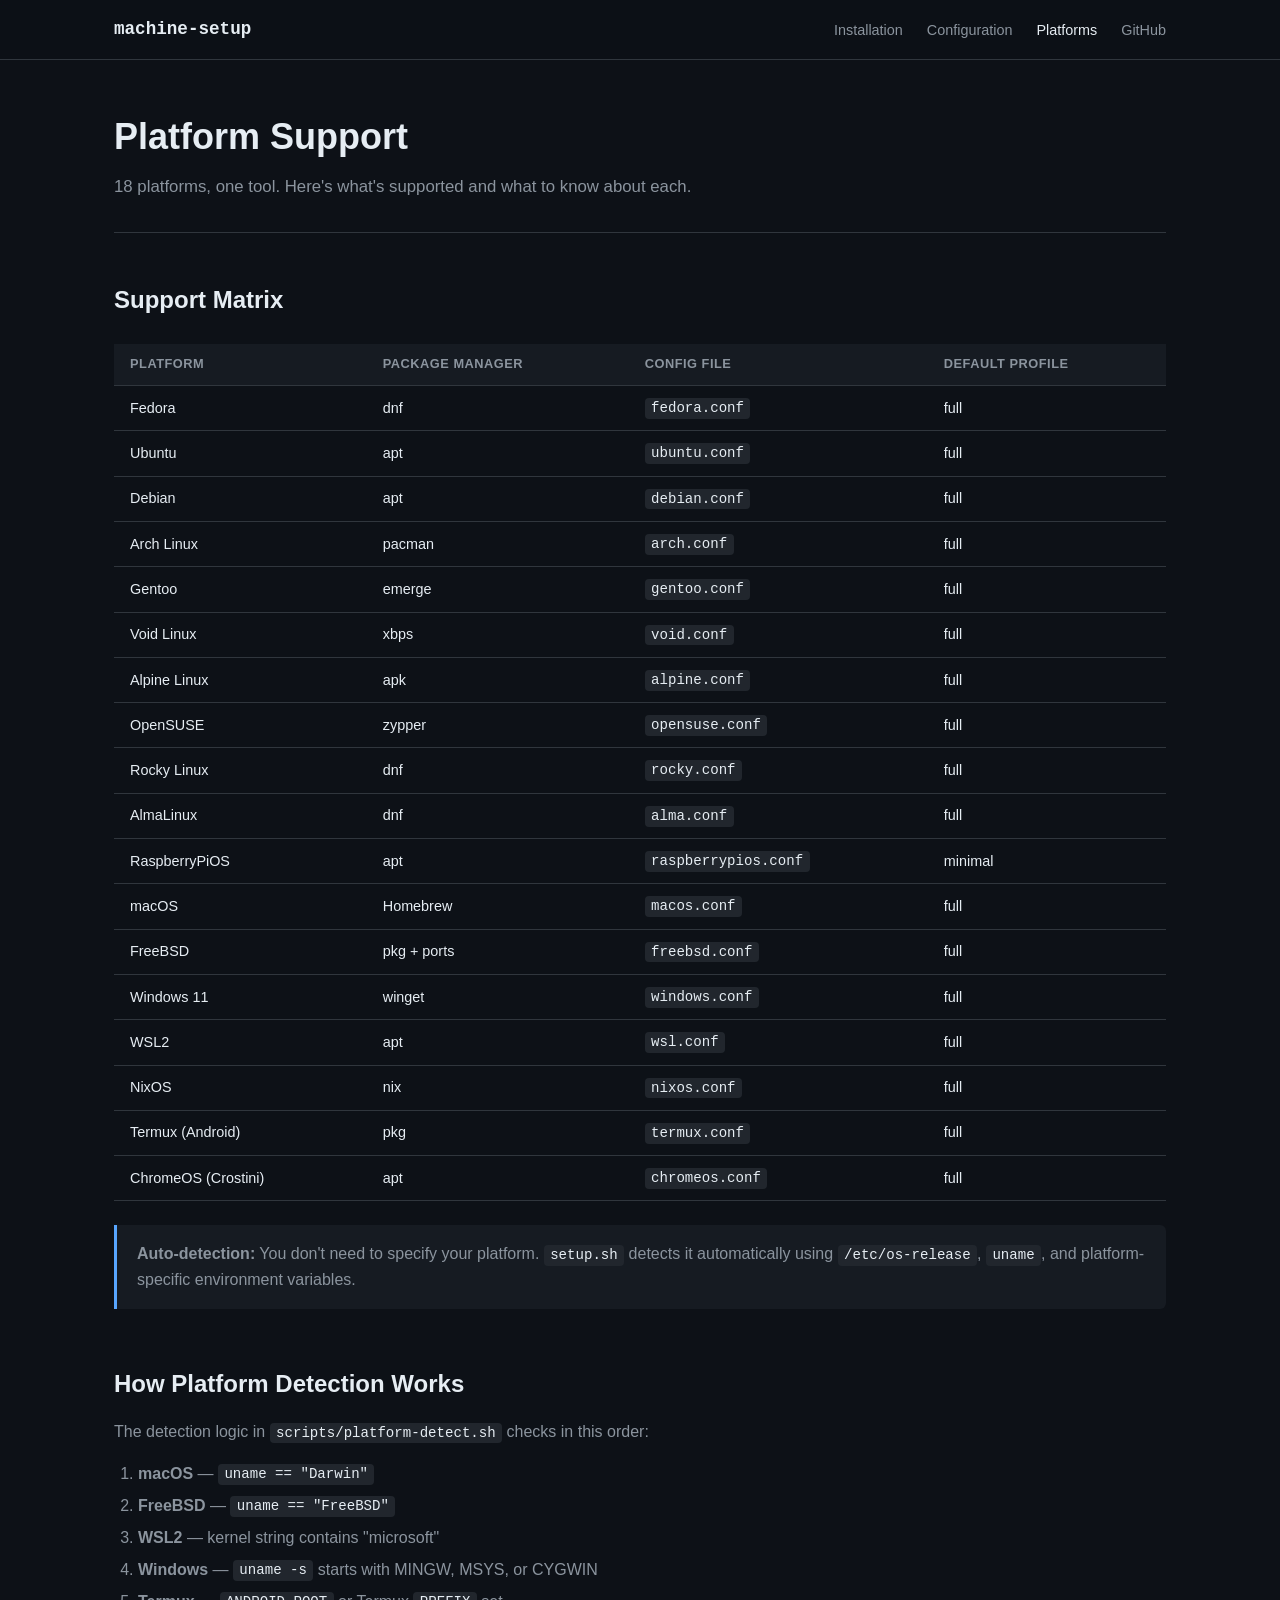
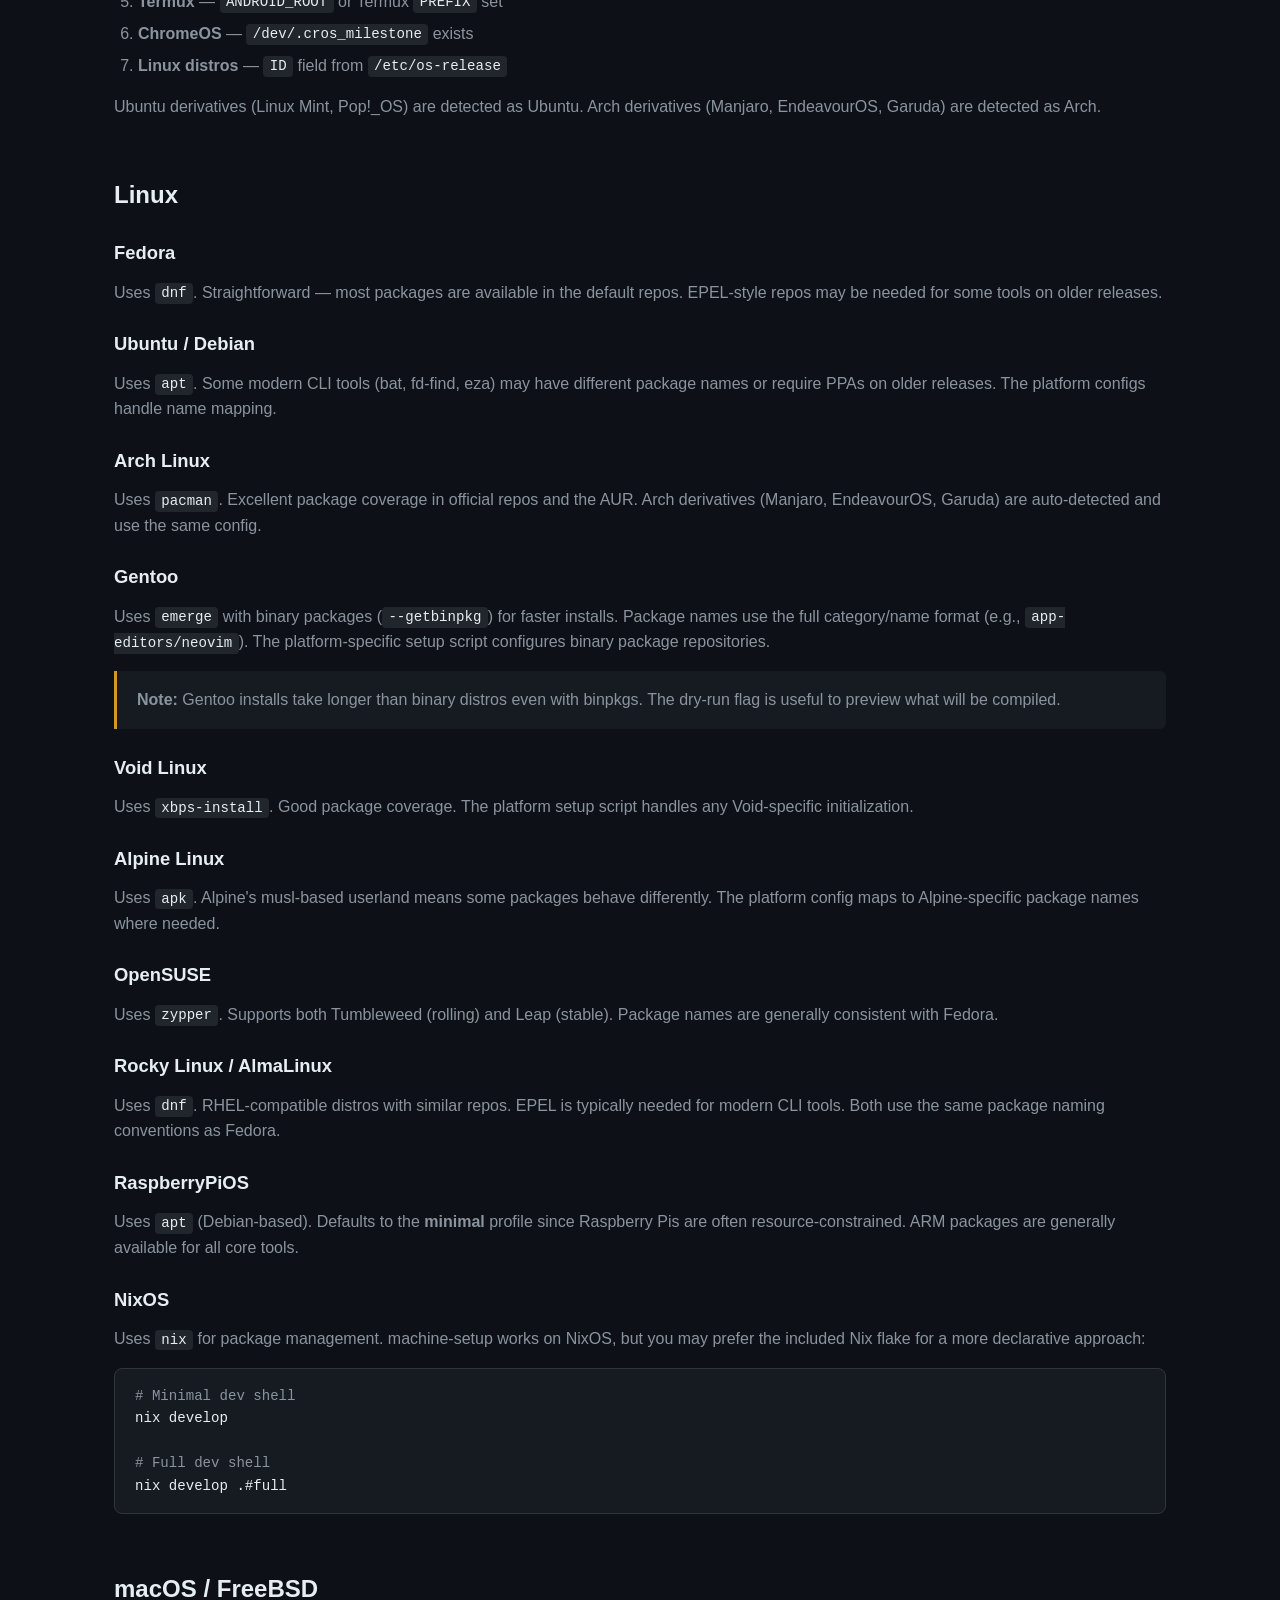
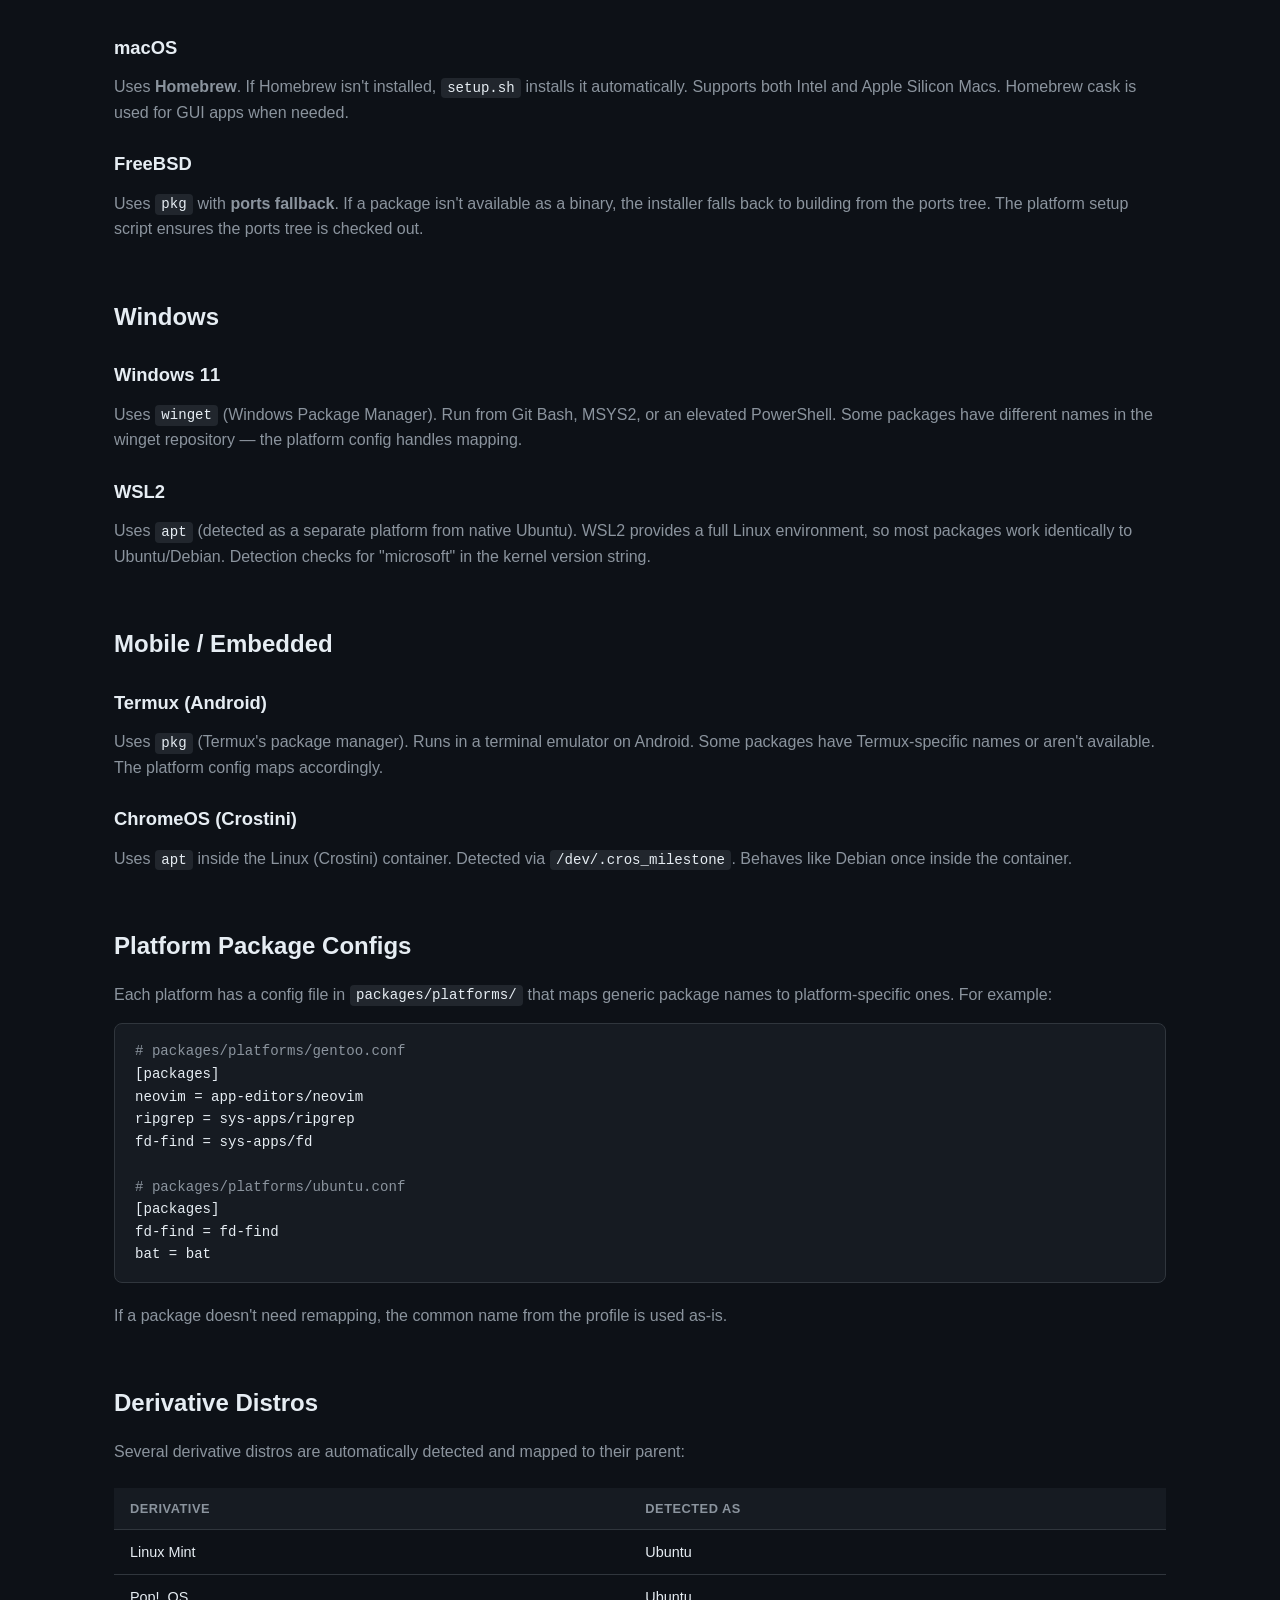
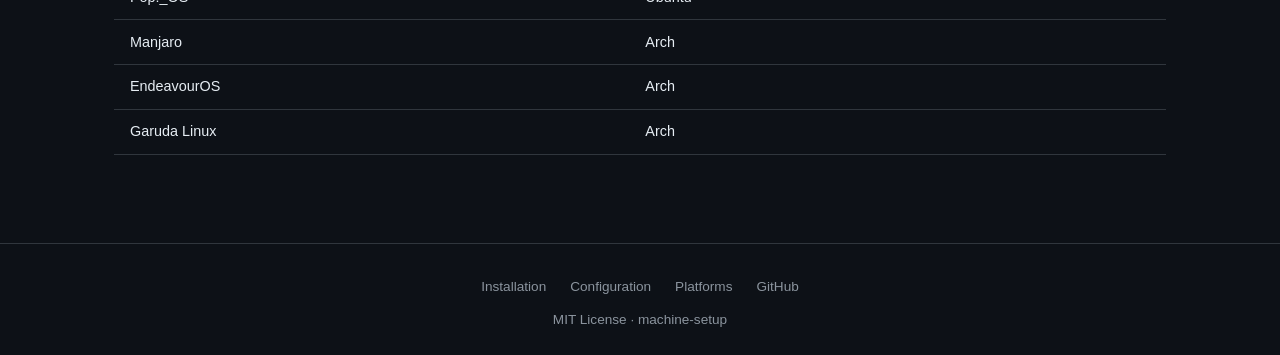
<file: docs/platforms.html>
<!DOCTYPE html>
<html lang="en">
<head>
  <meta charset="UTF-8">
  <meta name="viewport" content="width=device-width, initial-scale=1.0">
  <title>Platforms - Machine Setup</title>
  <meta name="description" content="Supported platforms, package managers, and platform-specific notes for machine-setup.">
  <link rel="stylesheet" href="style.css">
</head>
<body>

<nav>
  <div class="nav-inner">
    <a href="index.html" class="nav-brand">machine-setup</a>
    <button class="hamburger" aria-label="Toggle menu" onclick="document.querySelector('.nav-links').classList.toggle('open')">&#9776;</button>
    <ul class="nav-links">
      <li><a href="install.html">Installation</a></li>
      <li><a href="configuration.html">Configuration</a></li>
      <li><a href="platforms.html" class="active">Platforms</a></li>
      <li><a href="https://github.com/gregnazario/machine-setup">GitHub</a></li>
    </ul>
  </div>
</nav>

<div class="container">
  <div class="page-header">
    <h1>Platform Support</h1>
    <p>18 platforms, one tool. Here's what's supported and what to know about each.</p>
  </div>

  <div class="content">

    <h2 id="matrix">Support Matrix</h2>
    <div class="table-wrapper">
      <table>
        <thead>
          <tr>
            <th>Platform</th>
            <th>Package Manager</th>
            <th>Config File</th>
            <th>Default Profile</th>
          </tr>
        </thead>
        <tbody>
          <tr><td>Fedora</td><td>dnf</td><td><code>fedora.conf</code></td><td>full</td></tr>
          <tr><td>Ubuntu</td><td>apt</td><td><code>ubuntu.conf</code></td><td>full</td></tr>
          <tr><td>Debian</td><td>apt</td><td><code>debian.conf</code></td><td>full</td></tr>
          <tr><td>Arch Linux</td><td>pacman</td><td><code>arch.conf</code></td><td>full</td></tr>
          <tr><td>Gentoo</td><td>emerge</td><td><code>gentoo.conf</code></td><td>full</td></tr>
          <tr><td>Void Linux</td><td>xbps</td><td><code>void.conf</code></td><td>full</td></tr>
          <tr><td>Alpine Linux</td><td>apk</td><td><code>alpine.conf</code></td><td>full</td></tr>
          <tr><td>OpenSUSE</td><td>zypper</td><td><code>opensuse.conf</code></td><td>full</td></tr>
          <tr><td>Rocky Linux</td><td>dnf</td><td><code>rocky.conf</code></td><td>full</td></tr>
          <tr><td>AlmaLinux</td><td>dnf</td><td><code>alma.conf</code></td><td>full</td></tr>
          <tr><td>RaspberryPiOS</td><td>apt</td><td><code>raspberrypios.conf</code></td><td>minimal</td></tr>
          <tr><td>macOS</td><td>Homebrew</td><td><code>macos.conf</code></td><td>full</td></tr>
          <tr><td>FreeBSD</td><td>pkg + ports</td><td><code>freebsd.conf</code></td><td>full</td></tr>
          <tr><td>Windows 11</td><td>winget</td><td><code>windows.conf</code></td><td>full</td></tr>
          <tr><td>WSL2</td><td>apt</td><td><code>wsl.conf</code></td><td>full</td></tr>
          <tr><td>NixOS</td><td>nix</td><td><code>nixos.conf</code></td><td>full</td></tr>
          <tr><td>Termux (Android)</td><td>pkg</td><td><code>termux.conf</code></td><td>full</td></tr>
          <tr><td>ChromeOS (Crostini)</td><td>apt</td><td><code>chromeos.conf</code></td><td>full</td></tr>
        </tbody>
      </table>
    </div>

    <div class="callout">
      <p><strong>Auto-detection:</strong> You don't need to specify your platform. <code>setup.sh</code> detects it automatically using <code>/etc/os-release</code>, <code>uname</code>, and platform-specific environment variables.</p>
    </div>

    <h2 id="detection">How Platform Detection Works</h2>
    <p>The detection logic in <code>scripts/platform-detect.sh</code> checks in this order:</p>
    <ol>
      <li><strong>macOS</strong> &mdash; <code>uname == "Darwin"</code></li>
      <li><strong>FreeBSD</strong> &mdash; <code>uname == "FreeBSD"</code></li>
      <li><strong>WSL2</strong> &mdash; kernel string contains "microsoft"</li>
      <li><strong>Windows</strong> &mdash; <code>uname -s</code> starts with MINGW, MSYS, or CYGWIN</li>
      <li><strong>Termux</strong> &mdash; <code>ANDROID_ROOT</code> or Termux <code>PREFIX</code> set</li>
      <li><strong>ChromeOS</strong> &mdash; <code>/dev/.cros_milestone</code> exists</li>
      <li><strong>Linux distros</strong> &mdash; <code>ID</code> field from <code>/etc/os-release</code></li>
    </ol>
    <p>Ubuntu derivatives (Linux Mint, Pop!_OS) are detected as Ubuntu. Arch derivatives (Manjaro, EndeavourOS, Garuda) are detected as Arch.</p>

    <h2 id="linux">Linux</h2>

    <h3>Fedora</h3>
    <p>Uses <code>dnf</code>. Straightforward &mdash; most packages are available in the default repos. EPEL-style repos may be needed for some tools on older releases.</p>

    <h3>Ubuntu / Debian</h3>
    <p>Uses <code>apt</code>. Some modern CLI tools (bat, fd-find, eza) may have different package names or require PPAs on older releases. The platform configs handle name mapping.</p>

    <h3>Arch Linux</h3>
    <p>Uses <code>pacman</code>. Excellent package coverage in official repos and the AUR. Arch derivatives (Manjaro, EndeavourOS, Garuda) are auto-detected and use the same config.</p>

    <h3>Gentoo</h3>
    <p>Uses <code>emerge</code> with binary packages (<code>--getbinpkg</code>) for faster installs. Package names use the full category/name format (e.g., <code>app-editors/neovim</code>). The platform-specific setup script configures binary package repositories.</p>
    <div class="callout callout-warn">
      <p><strong>Note:</strong> Gentoo installs take longer than binary distros even with binpkgs. The dry-run flag is useful to preview what will be compiled.</p>
    </div>

    <h3>Void Linux</h3>
    <p>Uses <code>xbps-install</code>. Good package coverage. The platform setup script handles any Void-specific initialization.</p>

    <h3>Alpine Linux</h3>
    <p>Uses <code>apk</code>. Alpine's musl-based userland means some packages behave differently. The platform config maps to Alpine-specific package names where needed.</p>

    <h3>OpenSUSE</h3>
    <p>Uses <code>zypper</code>. Supports both Tumbleweed (rolling) and Leap (stable). Package names are generally consistent with Fedora.</p>

    <h3>Rocky Linux / AlmaLinux</h3>
    <p>Uses <code>dnf</code>. RHEL-compatible distros with similar repos. EPEL is typically needed for modern CLI tools. Both use the same package naming conventions as Fedora.</p>

    <h3>RaspberryPiOS</h3>
    <p>Uses <code>apt</code> (Debian-based). Defaults to the <strong>minimal</strong> profile since Raspberry Pis are often resource-constrained. ARM packages are generally available for all core tools.</p>

    <h3>NixOS</h3>
    <p>Uses <code>nix</code> for package management. machine-setup works on NixOS, but you may prefer the included Nix flake for a more declarative approach:</p>
    <pre><code><span class="code-comment"># Minimal dev shell</span>
nix develop

<span class="code-comment"># Full dev shell</span>
nix develop .#full</code></pre>

    <h2 id="unix">macOS / FreeBSD</h2>

    <h3>macOS</h3>
    <p>Uses <strong>Homebrew</strong>. If Homebrew isn't installed, <code>setup.sh</code> installs it automatically. Supports both Intel and Apple Silicon Macs. Homebrew cask is used for GUI apps when needed.</p>

    <h3>FreeBSD</h3>
    <p>Uses <code>pkg</code> with <strong>ports fallback</strong>. If a package isn't available as a binary, the installer falls back to building from the ports tree. The platform setup script ensures the ports tree is checked out.</p>

    <h2 id="windows">Windows</h2>

    <h3>Windows 11</h3>
    <p>Uses <code>winget</code> (Windows Package Manager). Run from Git Bash, MSYS2, or an elevated PowerShell. Some packages have different names in the winget repository &mdash; the platform config handles mapping.</p>

    <h3>WSL2</h3>
    <p>Uses <code>apt</code> (detected as a separate platform from native Ubuntu). WSL2 provides a full Linux environment, so most packages work identically to Ubuntu/Debian. Detection checks for "microsoft" in the kernel version string.</p>

    <h2 id="mobile">Mobile / Embedded</h2>

    <h3>Termux (Android)</h3>
    <p>Uses <code>pkg</code> (Termux's package manager). Runs in a terminal emulator on Android. Some packages have Termux-specific names or aren't available. The platform config maps accordingly.</p>

    <h3>ChromeOS (Crostini)</h3>
    <p>Uses <code>apt</code> inside the Linux (Crostini) container. Detected via <code>/dev/.cros_milestone</code>. Behaves like Debian once inside the container.</p>

    <h2 id="platform-configs">Platform Package Configs</h2>
    <p>Each platform has a config file in <code>packages/platforms/</code> that maps generic package names to platform-specific ones. For example:</p>
    <pre><code><span class="code-comment"># packages/platforms/gentoo.conf</span>
[packages]
neovim = app-editors/neovim
ripgrep = sys-apps/ripgrep
fd-find = sys-apps/fd

<span class="code-comment"># packages/platforms/ubuntu.conf</span>
[packages]
fd-find = fd-find
bat = bat</code></pre>
    <p>If a package doesn't need remapping, the common name from the profile is used as-is.</p>

    <h2 id="derivatives">Derivative Distros</h2>
    <p>Several derivative distros are automatically detected and mapped to their parent:</p>
    <div class="table-wrapper">
      <table>
        <thead>
          <tr><th>Derivative</th><th>Detected As</th></tr>
        </thead>
        <tbody>
          <tr><td>Linux Mint</td><td>Ubuntu</td></tr>
          <tr><td>Pop!_OS</td><td>Ubuntu</td></tr>
          <tr><td>Manjaro</td><td>Arch</td></tr>
          <tr><td>EndeavourOS</td><td>Arch</td></tr>
          <tr><td>Garuda Linux</td><td>Arch</td></tr>
        </tbody>
      </table>
    </div>

  </div>
</div>

<footer>
  <div class="container">
    <div class="footer-links">
      <a href="install.html">Installation</a>
      <a href="configuration.html">Configuration</a>
      <a href="platforms.html">Platforms</a>
      <a href="https://github.com/gregnazario/machine-setup">GitHub</a>
    </div>
    <p>MIT License &middot; machine-setup</p>
  </div>
</footer>

</body>
</html>
</file>
<file: docs/style.css>
/* ── Reset & Base ──────────────────────────────────────── */
*, *::before, *::after {
  box-sizing: border-box;
  margin: 0;
  padding: 0;
}

:root {
  --bg: #0d1117;
  --bg-secondary: #161b22;
  --bg-tertiary: #21262d;
  --border: #30363d;
  --text: #e6edf3;
  --text-muted: #8b949e;
  --accent: #58a6ff;
  --accent-hover: #79c0ff;
  --green: #3fb950;
  --orange: #d29922;
  --purple: #bc8cff;
  --red: #f85149;
  --font-mono: 'SF Mono', 'Cascadia Code', 'Fira Code', 'JetBrains Mono', monospace;
  --font-sans: -apple-system, BlinkMacSystemFont, 'Segoe UI', Helvetica, Arial, sans-serif;
  --max-width: 1100px;
  --nav-height: 60px;
}

html {
  scroll-behavior: smooth;
  scroll-padding-top: calc(var(--nav-height) + 1rem);
}

body {
  font-family: var(--font-sans);
  background: var(--bg);
  color: var(--text);
  line-height: 1.6;
  min-height: 100vh;
}

a {
  color: var(--accent);
  text-decoration: none;
}
a:hover {
  color: var(--accent-hover);
  text-decoration: underline;
}

/* ── Navigation ───────────────────────────────────────── */
nav {
  position: sticky;
  top: 0;
  z-index: 100;
  background: rgba(13, 17, 23, 0.85);
  backdrop-filter: blur(12px);
  -webkit-backdrop-filter: blur(12px);
  border-bottom: 1px solid var(--border);
  height: var(--nav-height);
}

nav .nav-inner {
  max-width: var(--max-width);
  margin: 0 auto;
  padding: 0 1.5rem;
  display: flex;
  align-items: center;
  justify-content: space-between;
  height: 100%;
}

nav .nav-brand {
  font-weight: 700;
  font-size: 1.1rem;
  color: var(--text);
  font-family: var(--font-mono);
}
nav .nav-brand:hover {
  color: var(--accent);
  text-decoration: none;
}

nav .nav-links {
  display: flex;
  gap: 1.5rem;
  list-style: none;
}

nav .nav-links a {
  color: var(--text-muted);
  font-size: 0.9rem;
  transition: color 0.2s;
}
nav .nav-links a:hover,
nav .nav-links a.active {
  color: var(--text);
  text-decoration: none;
}

.hamburger {
  display: none;
  background: none;
  border: none;
  color: var(--text);
  font-size: 1.5rem;
  cursor: pointer;
}

/* ── Layout ───────────────────────────────────────────── */
.container {
  max-width: var(--max-width);
  margin: 0 auto;
  padding: 0 1.5rem;
}

section {
  padding: 4rem 0;
}

section + section {
  border-top: 1px solid var(--border);
}

/* ── Hero ─────────────────────────────────────────────── */
.hero {
  text-align: center;
  padding: 5rem 0 4rem;
  border-top: none;
}

.hero h1 {
  font-size: 3rem;
  font-weight: 800;
  margin-bottom: 0.75rem;
  background: linear-gradient(135deg, var(--accent), var(--purple));
  -webkit-background-clip: text;
  -webkit-text-fill-color: transparent;
  background-clip: text;
}

.hero .tagline {
  font-size: 1.25rem;
  color: var(--text-muted);
  margin-bottom: 2rem;
  max-width: 600px;
  margin-left: auto;
  margin-right: auto;
}

.hero .install-box {
  background: var(--bg-secondary);
  border: 1px solid var(--border);
  border-radius: 8px;
  padding: 1rem 1.5rem;
  display: inline-block;
  font-family: var(--font-mono);
  font-size: 0.95rem;
  margin-bottom: 2rem;
  position: relative;
  max-width: 100%;
  overflow-x: auto;
}

.hero .install-box .prompt {
  color: var(--green);
  user-select: none;
}

.hero .buttons {
  display: flex;
  gap: 1rem;
  justify-content: center;
  flex-wrap: wrap;
}

.btn {
  display: inline-flex;
  align-items: center;
  gap: 0.5rem;
  padding: 0.7rem 1.5rem;
  border-radius: 6px;
  font-size: 0.95rem;
  font-weight: 600;
  transition: all 0.2s;
  border: 1px solid transparent;
}

.btn-primary {
  background: var(--accent);
  color: var(--bg);
}
.btn-primary:hover {
  background: var(--accent-hover);
  color: var(--bg);
  text-decoration: none;
}

.btn-secondary {
  background: var(--bg-secondary);
  color: var(--text);
  border-color: var(--border);
}
.btn-secondary:hover {
  border-color: var(--text-muted);
  color: var(--text);
  text-decoration: none;
}

/* ── Features ─────────────────────────────────────────── */
.section-title {
  font-size: 1.75rem;
  font-weight: 700;
  margin-bottom: 0.5rem;
}

.section-subtitle {
  color: var(--text-muted);
  margin-bottom: 2.5rem;
  font-size: 1.05rem;
}

.features-grid {
  display: grid;
  grid-template-columns: repeat(auto-fit, minmax(300px, 1fr));
  gap: 1.25rem;
}

.feature-card {
  background: var(--bg-secondary);
  border: 1px solid var(--border);
  border-radius: 8px;
  padding: 1.5rem;
  transition: border-color 0.2s;
}
.feature-card:hover {
  border-color: var(--text-muted);
}

.feature-card .feature-icon {
  font-size: 1.5rem;
  margin-bottom: 0.75rem;
  display: block;
}

.feature-card h3 {
  font-size: 1.05rem;
  margin-bottom: 0.4rem;
}

.feature-card p {
  color: var(--text-muted);
  font-size: 0.9rem;
  line-height: 1.5;
}

/* ── Quick Start ──────────────────────────────────────── */
.steps {
  display: grid;
  grid-template-columns: repeat(auto-fit, minmax(280px, 1fr));
  gap: 1.5rem;
}

.step {
  background: var(--bg-secondary);
  border: 1px solid var(--border);
  border-radius: 8px;
  padding: 1.5rem;
}

.step .step-number {
  display: inline-flex;
  align-items: center;
  justify-content: center;
  width: 2rem;
  height: 2rem;
  border-radius: 50%;
  background: var(--accent);
  color: var(--bg);
  font-weight: 700;
  font-size: 0.85rem;
  margin-bottom: 0.75rem;
}

.step h3 {
  font-size: 1rem;
  margin-bottom: 0.5rem;
}

.step p {
  color: var(--text-muted);
  font-size: 0.9rem;
  margin-bottom: 0.75rem;
}

/* ── Code Blocks ──────────────────────────────────────── */
pre, code {
  font-family: var(--font-mono);
}

code {
  background: var(--bg-tertiary);
  padding: 0.15rem 0.4rem;
  border-radius: 4px;
  font-size: 0.88rem;
}

pre {
  background: var(--bg-secondary);
  border: 1px solid var(--border);
  border-radius: 8px;
  padding: 1rem 1.25rem;
  overflow-x: auto;
  font-size: 0.88rem;
  line-height: 1.6;
}

pre code {
  background: none;
  padding: 0;
  border-radius: 0;
}

.code-comment {
  color: var(--text-muted);
}

.code-string {
  color: var(--green);
}

.code-flag {
  color: var(--orange);
}

/* ── Platform Grid ────────────────────────────────────── */
.platform-grid {
  display: grid;
  grid-template-columns: repeat(auto-fill, minmax(150px, 1fr));
  gap: 0.75rem;
}

.platform-chip {
  background: var(--bg-secondary);
  border: 1px solid var(--border);
  border-radius: 6px;
  padding: 0.6rem 0.8rem;
  font-size: 0.88rem;
  text-align: center;
  transition: border-color 0.2s;
}
.platform-chip:hover {
  border-color: var(--accent);
}

.platform-chip .pm {
  display: block;
  color: var(--text-muted);
  font-size: 0.75rem;
  margin-top: 0.2rem;
}

/* ── Tables ───────────────────────────────────────────── */
.table-wrapper {
  overflow-x: auto;
  margin: 1.5rem 0;
}

table {
  width: 100%;
  border-collapse: collapse;
  font-size: 0.9rem;
}

th, td {
  text-align: left;
  padding: 0.65rem 1rem;
  border-bottom: 1px solid var(--border);
}

th {
  background: var(--bg-secondary);
  font-weight: 600;
  color: var(--text-muted);
  font-size: 0.8rem;
  text-transform: uppercase;
  letter-spacing: 0.04em;
}

tr:hover td {
  background: var(--bg-secondary);
}

/* ── Content Pages ────────────────────────────────────── */
.page-header {
  padding: 3rem 0 2rem;
  border-bottom: 1px solid var(--border);
}

.page-header h1 {
  font-size: 2.25rem;
  font-weight: 800;
  margin-bottom: 0.5rem;
}

.page-header p {
  color: var(--text-muted);
  font-size: 1.05rem;
}

.content {
  padding: 2rem 0 4rem;
}

.content h2 {
  font-size: 1.5rem;
  font-weight: 700;
  margin: 2.5rem 0 1rem;
  padding-top: 1rem;
}

.content h2:first-child {
  margin-top: 0;
}

.content h3 {
  font-size: 1.15rem;
  font-weight: 600;
  margin: 1.5rem 0 0.75rem;
}

.content p {
  margin-bottom: 1rem;
  color: var(--text-muted);
}

.content ul, .content ol {
  margin-bottom: 1rem;
  padding-left: 1.5rem;
}

.content li {
  margin-bottom: 0.4rem;
  color: var(--text-muted);
}

.content li code,
.content p code {
  color: var(--text);
}

.content pre {
  margin-bottom: 1.25rem;
}

/* ── Callout Boxes ────────────────────────────────────── */
.callout {
  border-left: 3px solid var(--accent);
  background: var(--bg-secondary);
  padding: 1rem 1.25rem;
  border-radius: 0 6px 6px 0;
  margin-bottom: 1.25rem;
}

.callout p {
  margin-bottom: 0;
}

.callout.callout-warn {
  border-left-color: var(--orange);
}

.callout.callout-success {
  border-left-color: var(--green);
}

/* ── Flags Table ──────────────────────────────────────── */
.flags-table code {
  color: var(--accent);
  background: none;
  padding: 0;
}

/* ── Footer ───────────────────────────────────────────── */
footer {
  border-top: 1px solid var(--border);
  padding: 2rem 0;
  text-align: center;
  color: var(--text-muted);
  font-size: 0.85rem;
}

footer a {
  color: var(--text-muted);
}
footer a:hover {
  color: var(--text);
}

footer .footer-links {
  display: flex;
  justify-content: center;
  gap: 1.5rem;
  margin-bottom: 0.75rem;
}

/* ── Responsive ───────────────────────────────────────── */
@media (max-width: 768px) {
  .hero h1 {
    font-size: 2rem;
  }

  .hero .tagline {
    font-size: 1.05rem;
  }

  section {
    padding: 2.5rem 0;
  }

  .features-grid {
    grid-template-columns: 1fr;
  }

  .steps {
    grid-template-columns: 1fr;
  }

  .platform-grid {
    grid-template-columns: repeat(auto-fill, minmax(120px, 1fr));
  }

  .hamburger {
    display: block;
  }

  nav .nav-links {
    display: none;
    position: absolute;
    top: var(--nav-height);
    left: 0;
    right: 0;
    background: var(--bg-secondary);
    border-bottom: 1px solid var(--border);
    flex-direction: column;
    padding: 1rem 1.5rem;
    gap: 0.75rem;
  }

  nav .nav-links.open {
    display: flex;
  }

  .page-header h1 {
    font-size: 1.75rem;
  }
}
</file>
